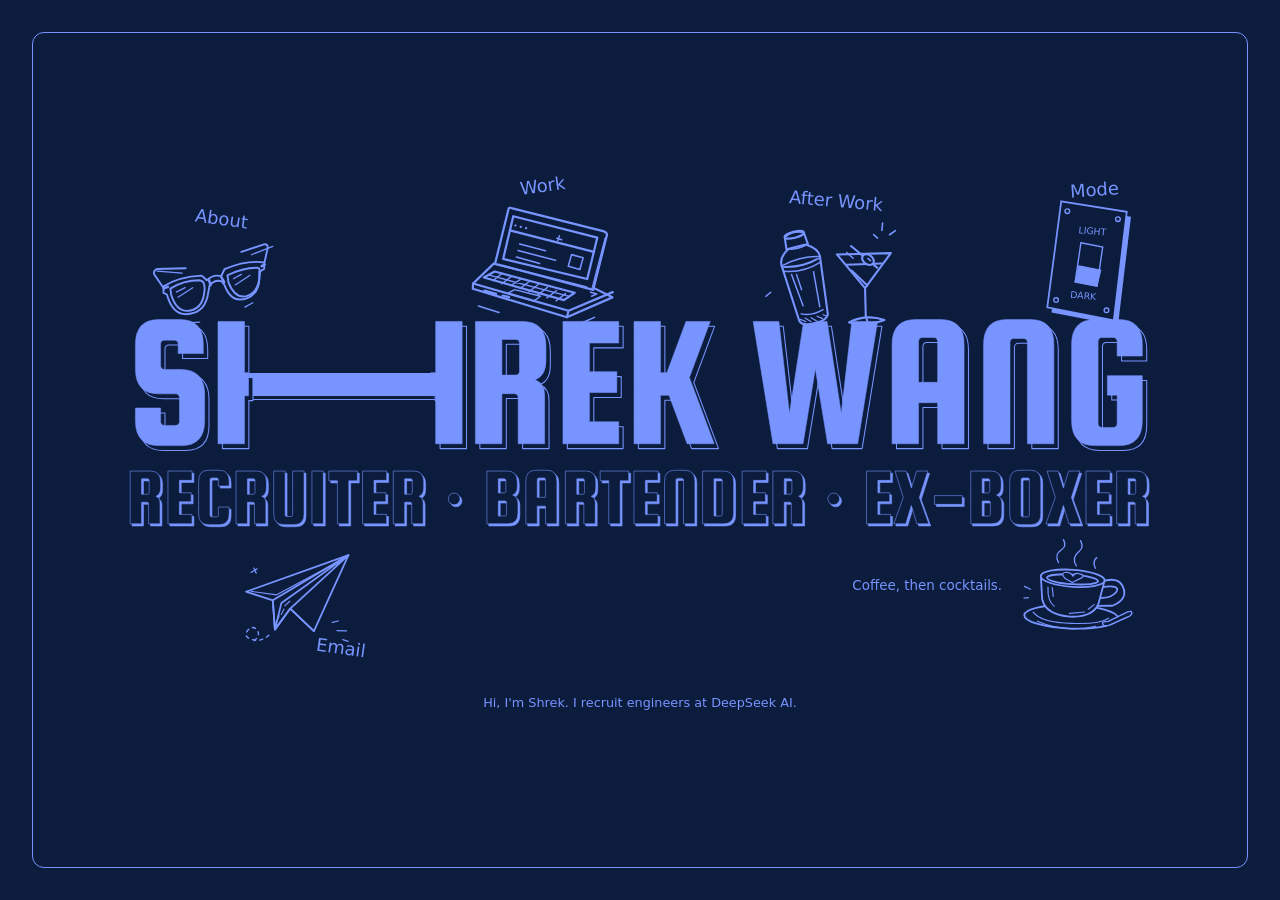
<file: index.html>
<!DOCTYPE html>
<html lang="en">
<head>
<meta charset="utf-8">
<meta name="viewport" content="width=device-width,initial-scale=1">
<title>Shrek Wang</title>
<meta name="description" content="Hi, I'm Shrek Wang: recruiter at DeepSeek AI, bartender, guitar player and former boxer.">
<meta name="theme-color" content="#0b1c3d">
<link rel="icon" href="assets/favicon.png">
<meta property="og:type" content="website">
<meta property="og:title" content="Shrek Wang">
<meta property="og:description" content="Hi, I'm Shrek Wang: recruiter at DeepSeek AI, bartender, guitar player and former boxer.">
<meta property="og:image" content="https://shrekwang-netizen.github.io/personal-site/assets/og.png?v=poster1">
<meta name="twitter:card" content="summary_large_image">
<meta name="twitter:image" content="https://shrekwang-netizen.github.io/personal-site/assets/og.png?v=poster1">
<script src="assets/theme-mode.js?v=clean1"></script>
<link rel="stylesheet" href="assets/theme.css?v=aiflow1">
<link rel="stylesheet" href="assets/home.css?v=clean1">
</head>
<body class="poster-home">
<a class="skip-link" href="#main">Skip to content</a>
<svg width="0" height="0" style="position:absolute;overflow:hidden" aria-hidden="true"><symbol id="glasses" viewBox="0 0 120 100">
    <g fill="none" stroke="currentColor" stroke-width="1.8" stroke-linecap="round" stroke-linejoin="round">
      <path d="M12 47 5 33Q4 29 8 28L35 31M108 39l6-16q1-4-3-4L89 23"/>
      <path d="m8 30 23 5m88-13-21 5" stroke-width="1.2"/>
      <path d="M12 45q15-7 37-5l4 5q7-5 14-2l4-6q22-6 38-1l-1 6-5 2q-1 20-15 23-15 3-19-15l-2-4q-6-3-12 2l-2 6q-5 18-20 18-16 1-19-21l-3-2Z" fill="var(--paper, #f4f1e7)"/>
      <path d="M18 48q13-6 28-4 5 1 4 8-3 18-16 19-13 1-16-17ZM73 43q16-5 29-3 3 1 1 7-3 16-15 18-11 1-15-15Z"/>
      <path d="m23 52 9-3m-8 8 15-7m39-3 8-3m-7 9 15-7" stroke-width="1.1"/>
      <path d="m12 47 4-1m90-7 3-1m-54 7 1 5m11-6 2 5" stroke-width="2.3"/>
      <path d="m28 82 13 1m44-8 8-3" stroke-width="1.2"/>
    </g>
  </symbol><symbol id="laptop" viewBox="0 0 120 100">
    <g fill="none" stroke="currentColor" stroke-width="1.7" stroke-linecap="round" stroke-linejoin="round">
      <path d="m20 53 76 14 16 7-34 17L5 73v-4Z" fill="var(--paper, #f4f1e7)"/>
      <path d="m5 69 74 17 33-16m-33 16-1 5m-64-17 9 2m5 1 5 1"/>
      <path d="m21 53 8-42q0-2 3-1l71 14q3 1 2 4l-8 41Z" fill="var(--paper, #f4f1e7)"/>
      <path d="m27 49 6-33 65 13-6 32Z"/>
      <path d="m31 27 65 13m-61-17 .1 0m4 .8 .1 0m4 .8 .1 0"/>
      <path d="m39 37 20 4m-21 1 29 6m-30-1 18 4m24-8 9 2-2 9-9-2Z" stroke-width="1.2"/>
      <path d="m68 33 1-4m-2 2 4 1" stroke-width="1.1"/>
      <path d="m21 59 62 13-8 6-62-14Z"/>
      <path d="m17 62 62 13m-52-15-7 6m14-4-7 6m14-4-7 5m14-4-7 6m14-4-7 6m14-4-7 6m14-4-7 6m14-4-7 6" stroke-width="1.05"/>
      <path d="m37 72 20 4-5 4-20-5Zm58-1 5 1-4 2" stroke-width="1.1"/>
      <path d="m104 29-8 39m-69-14 65 13" stroke-width=".9"/>
      <path d="m10 86 16 4m63 5 10-5" stroke-width="1.2"/>
    </g>
  </symbol><symbol id="shaker" viewBox="0 0 120 100">
    <g fill="none" stroke="currentColor" stroke-width="1.7" stroke-linecap="round" stroke-linejoin="round">
      <g transform="rotate(-10 38 53)">
        <path d="M22 38q16 5 32 0l-5 46q-1 5-12 5-11 0-12-5Z" fill="var(--paper, #f4f1e7)"/>
        <path d="M22 38q-1-8 9-13h14q10 6 9 13M29 25l1-10q8-4 16 0l1 10" fill="var(--paper, #f4f1e7)"/>
        <ellipse cx="38" cy="15" rx="8" ry="2.5"/>
        <path d="M23 37q15-4 30 0M23 42q15 5 30 0M30 25q8 3 17 0M28 79q8 4 18 1M28 46l3 27M32 47l1 13M46 48l-2 29" stroke-width="1.2"/>
        <path d="m26 83 4 3m0-3 4 4m1-3 4 4m1-4 4 3m1-3 3 2" stroke-width="1"/>
      </g>
      <path d="m65 34 44 2-23 27Z" fill="var(--paper, #f4f1e7)"/>
      <path d="m72 43 29 1m-25 4 12 13m-2 2-1 23m-14 4q14-6 29 0-14 4-29 0Zm14-4 1 4"/>
      <path d="m77 28 20 19"/>
      <ellipse cx="90" cy="40" rx="5.2" ry="3.8" transform="rotate(40 90 40)" fill="var(--paper, #f4f1e7)"/>
      <path d="m90 39 2 2m-14-3-5-5" stroke-width="1.2"/>
      <path d="m103 17 1-6m5 10 5-3m-15 5-3-3M9 61l-4 3" stroke-width="1.3"/>
    </g>
  </symbol><symbol id="boxing" viewBox="0 0 120 100">
    <g fill="none" stroke="currentColor" stroke-width="1.8" stroke-linecap="round" stroke-linejoin="round">
      <path d="M61 7Q41 14 36 40M61 7q18 9 24 31M60 7q-1 24-7 37" stroke-width="1.3"/>
      <path d="M37 39q-12-4-19 4-9 10-8 23 0 10 10 15l2 10 24-3-2-11q12-7 11-20-1-9-7-11-7-2-9 5-4-2-2-12Z" fill="var(--paper, #f4f1e7)"/>
      <path d="M37 39q-1 7 3 13-3 7 1 13m-21 16 24-4m-23 7 23-4m-21 7 19-3M16 66q-1-12 7-18 4-3 9-2M18 71l2 3m25-24q7 1 5 11" stroke-width="1.3"/>
      <path d="m27 79 1 6m4-7 1 6m4-7 1 6" stroke-width="1.1"/>
      <path d="M82 35q14-4 22 9 6 11 3 23-2 8-11 11l-3 12-24-6 4-11q-10-11-5-21 3-7 9-5 5 2 6 8 4-7-1-20Z" fill="var(--paper, #f4f1e7)"/>
      <path d="M82 35q6 10 1 20 1 5-2 10m-8 8 23 5m-24-1 23 5m-24-1 21 5M88 41q9 1 13 13m-1 13 2-5m-27-11q-5 3-3 9" stroke-width="1.3"/>
      <path d="m78 76-2 6m7-5-2 6m7-4-2 5M75 29l3 3m-45 1 3 1" stroke-width="1.1"/>
      <path d="m17 19-5-4m12 7-1-7m82 15 6-3" stroke-width="1.3"/>
    </g>
  </symbol><symbol id="vinyl" viewBox="0 0 120 100">
    <g fill="none" stroke="currentColor" stroke-width="1.6" stroke-linecap="round" stroke-linejoin="round">
      <circle cx="78" cy="46" r="33" fill="var(--paper, #f4f1e7)"/>
      <path d="M81 18a28 28 0 0 1 24 25M83 22a24 24 0 0 1 17 14M102 54a25 25 0 0 1-16 16M101 61a28 28 0 0 1-17 13M59 26a27 27 0 0 0-8 19" stroke-width="1.05"/>
      <circle cx="78" cy="46" r="12"/>
      <circle cx="78" cy="46" r="2.3" fill="currentColor" stroke="none"/>
      <path d="m75 38 7 1m-10 14 9 1" stroke-width="1.15"/>
      <path d="m10 29 58-7 9 65-59 7Z" fill="var(--paper, #f4f1e7)"/>
      <path d="m15 33 48-6 8 56-49 6Z" stroke-width=".95"/>
      <path d="m20 40 21-3m-20 7 32-4m-31 8 13-2" stroke-width="1.25"/>
      <path d="M28 78q-4-5 0-13 4-9 13-9 10 0 14 8 5 11-2 16M32 77q-3-9 3-14 7-5 12 1 5 7 1 14M36 75q-2-7 3-8 5-1 5 8"/>
      <path d="m23 84 31-4m2-.3 8-1M71 27l8 57" stroke-width=".95"/>
      <path d="m89 86 15-3m-5 9 8-2" stroke-width="1.2"/>
    </g>
  </symbol><symbol id="plane" viewBox="0 0 120 100">
    <g fill="none" stroke="currentColor" stroke-width="1.7" stroke-linecap="round" stroke-linejoin="round">
      <path d="M10 40 110 12 72 82 51 59 35 78 35 50Z" fill="var(--paper, #f4f1e7)"/>
      <path d="m35 50 75-38-59 47 21 23M35 78l16-19M35 50v28l8-25 67-41"/>
      <path d="m15 40 24 5 51-23m-44 34 5-4m-9 12 3-5m-8 12 3-6" stroke-width="1.05"/>
      <path d="M29 83q-8 6-16 3-9-3-4-9 5-5 9 0 4 6-6 12" stroke-width="1.3" stroke-dasharray="3 4"/>
      <path d="m90 75 6-1m-2 9 9 1m-4 8 5 2M19 18l2 5m-5-1 6-3" stroke-width="1.2"/>
    </g>
  </symbol><symbol id="coffee" viewBox="0 0 120 100">
    <g fill="none" stroke="currentColor" stroke-width="1.7" stroke-linecap="round" stroke-linejoin="round">
      <path d="M38 30q-5-7 1-12 5-4 1-10m15 23q-6-7 1-14 4-4 0-10m17 24q-4-6 0-10" stroke-width="1.25"/>
      <ellipse cx="56" cy="79" rx="44" ry="11" fill="var(--paper, #f4f1e7)" transform="rotate(-5 56 79)"/>
      <path d="M20 79q9 9 37 6 26-2 34-9M25 87q27 8 55-2" stroke-width="1.1"/>
      <path d="M80 43q14-7 20 1 8 12-7 20l-15 2 2-8q10 0 15-7 4-8-14-3Z" fill="var(--paper, #f4f1e7)"/>
      <path d="M23 44q28 9 60-3l-3 22q-3 14-25 16-23 1-28-13Z" fill="var(--paper, #f4f1e7)"/>
      <ellipse cx="53" cy="43" rx="30" ry="8" transform="rotate(-3 53 43)" fill="var(--paper, #f4f1e7)"/>
      <ellipse cx="53" cy="44" rx="24" ry="4.5" transform="rotate(-3 53 44)"/>
      <path d="M46 44q-6-5 1-6 4 0 6 3 1-4 6-3 7 1 0 5l-6 4Z" fill="var(--paper, #f4f1e7)" stroke-width="1.1"/>
      <path d="M31 54q1 13 8 17m-4-17 2 8m34 8 5-5m-3 8 4-3m-23 6 14-3" stroke-width="1.1"/>
      <path d="m91 79 17-11q4-2 4 1 0 2-4 4l-15 9q-6 3-7 0-1-2 5-3Z" fill="var(--paper, #f4f1e7)" stroke-width="1.35"/>
      <path d="m15 58-6-2m5 10-4 1" stroke-width="1.2"/>
    </g>
  </symbol></svg>
<main class="poster-frame" id="main" tabindex="-1">
 <div class="poster">
  <nav class="poster-nav" aria-label="Explore Shrek's world">
   <a class="doodle-link doodle-about" href="about.html"><span class="doodle-label">About</span><svg viewBox="0 0 120 100" aria-hidden="true"><use href="#glasses"/></svg></a>
<a class="doodle-link doodle-work" href="onclock.html"><span class="doodle-label">Work</span><svg viewBox="0 0 120 100" aria-hidden="true"><use href="#laptop"/></svg></a>
<a class="doodle-link doodle-play" href="offclock.html"><span class="doodle-label">After Work</span><svg viewBox="0 0 120 100" aria-hidden="true"><use href="#shaker"/></svg></a>
<button class="theme-control" type="button" data-theme-toggle aria-label="Switch to light mode" aria-pressed="false"><span class="doodle-label">Mode</span><svg viewBox="0 0 76 110" aria-hidden="true"><path d="M9 7 66 11 63 105 5 99Z" fill="currentColor"/><path d="M5 3 62 7 59 101 1 95Z" fill="var(--paper)" stroke="currentColor" stroke-width="1.5"/><g fill="none" stroke="currentColor" stroke-width="1.2"><circle cx="11" cy="11" r="2"/><circle cx="55" cy="14" r="2"/><circle cx="8" cy="88" r="2"/><circle cx="52" cy="93" r="2"/><path d="M25 37 44 39 42 73 23 71Z"/></g><text x="34" y="29" text-anchor="middle" font-size="8" font-family="system-ui" fill="currentColor">LIGHT</text><text x="31" y="85" text-anchor="middle" font-size="8" font-family="system-ui" fill="currentColor">DARK</text><path class="switch-knob" d="M25 57 44 59 42 73 23 71Z" fill="currentColor" stroke="currentColor"/></svg></button>
  </nav>
  <h1 class="poster-title" id="title" aria-label="Shrek Wang">
   <span class="name-art" aria-hidden="true"><svg class="letter-art solid-art" viewBox="0 0 75.79 112" style="--ratio:0.67668" aria-hidden="true"><defs><path id="glyph-s" d="M63.21483771251932 28.27511591962906H42.65842349304482V20.392581143740344Q42.65842349304482 19.156105100463677 41.80834621329212 18.228748068006183Q40.958268933539415 17.30139103554869 39.72179289026275 17.30139103554869H31.221020092735703Q29.984544049459043 17.30139103554869 29.134466769706336 18.228748068006183Q28.284389489953632 19.156105100463677 28.284389489953632 20.392581143740344V38.16692426584235Q28.284389489953632 39.403400309119014 29.134466769706336 40.33075734157651Q29.984544049459043 41.258114374034 31.221020092735703 41.258114374034H45.13137557959814Q64.2967542503864 41.56723338485317 64.2967542503864 61.65996908809892V83.14374034003092Q64.2967542503864 103.54559505409583 45.13137557959814 103.54559505409583H26.89335394126739Q7.727975270479134 103.54559505409583 7.727975270479134 83.14374034003092V72.78825347758887H28.284389489953632V83.91653786707883Q28.284389489953632 85.15301391035548 29.134466769706336 86.08037094281298Q29.984544049459043 87.00772797527048 31.221020092735703 87.00772797527048H40.80370942812983Q42.04018547140649 87.00772797527048 42.8902627511592 86.08037094281298Q43.7403400309119 85.15301391035548 43.7403400309119 83.91653786707883V64.28748068006183Q43.7403400309119 63.051004636785166 42.8902627511592 62.12364760432767Q42.04018547140649 61.19629057187017 40.80370942812983 61.19629057187017H26.89335394126739Q7.727975270479134 61.19629057187017 7.727975270479134 40.794435857805254V20.856259659969083Q7.727975270479134 0.454404945904173 26.89335394126739 0.454404945904173H44.04945904173107Q63.21483771251932 0.454404945904173 63.21483771251932 20.856259659969083Z"/></defs><use class="letter-back" href="#glyph-s" x="3.6" y="4"/><use class="letter-front" href="#glyph-s"/></svg><span class="stretch-h"><svg class="stretch-side" viewBox="0 0 24.64 112" preserveAspectRatio="none" aria-hidden="true"><path class="letter-back" transform="translate(3.6 4)" d="M0 2H21.64V43.89H25V62.75H21.64V102H0Z"/><path class="letter-front" d="M0 2H21.64V43.89H25V62.75H21.64V102H0Z"/></svg><span class="stretch-middle"></span><svg class="stretch-side" viewBox="0 0 24.64 112" preserveAspectRatio="none" aria-hidden="true"><path class="letter-back" transform="translate(3.6 4)" d="M-1 43.89H3V2H24.64V102H3V62.75H-1Z"/><path class="letter-front" d="M-1 43.89H3V2H24.64V102H3V62.75H-1Z"/></svg></span><svg class="letter-art solid-art" viewBox="0 0 207.63 112" style="--ratio:1.85382" aria-hidden="true"><defs><path id="glyph-rek" d="M29.36630602782071 61.041731066460585V102.0H7.727975270479134V2.0H46.21329211746522Q65.37867078825347 2.0 65.37867078825347 22.40185471406491V33.99381761978361Q65.37867078825347 46.358578052550236 56.568778979907265 49.75888717156105Q64.2967542503864 52.54095826893354 64.2967542503864 62.43276661514683V102.0H42.65842349304482V64.13292117465224Q42.65842349304482 61.041731066460585 39.72179289026275 61.041731066460585ZM29.36630602782071 16.683153013910356V45.89489953632148H40.80370942812983Q42.04018547140649 45.89489953632148 42.8902627511592 44.96754250386399Q43.7403400309119 44.040185471406495 43.7403400309119 42.80370942812983V19.77434312210201Q43.7403400309119 18.537867078825343 42.8902627511592 17.61051004636785Q42.04018547140649 16.683153013910356 40.80370942812983 16.683153013910356ZM100.9273570324575 84.07109737248841H124.8840803709428V102.0H79.28902627511592V2.0H124.8840803709428V19.61978361669243H100.9273570324575V43.112828438948995H123.33848531684697V60.11437403400309H100.9273570324575ZM199.6908809891808 2.0 182.68933539412674 47.90417310664606 202.93663060278206 102.0H180.83462132921176L165.9969088098918 62.43276661514683H159.04173106646058V102.0H137.403400309119V2.0H159.04173106646058V43.88562596599691H164.29675425038639L179.90726429675425 2.0Z"/></defs><use class="letter-back" href="#glyph-rek" x="3.6" y="4"/><use class="letter-front" href="#glyph-rek"/></svg><span class="word-space"></span><svg class="letter-art solid-art" viewBox="0 0 330.81 112" style="--ratio:2.95367" aria-hidden="true"><defs><path id="glyph-wang" d="M44.667697063369395 2.0H63.83307573415765L75.42503863987635 77.27047913446677L84.08037094281298 2.0H105.10046367851622L88.87171561051005 102.0H64.2967542503864L54.250386398763524 40.639876352395675L44.20401854714065 102.0H19.629057187017L3.400309119010819 2.0H24.420401854714065L33.07573415765069 77.27047913446677ZM156.72333848531684 0.454404945904173Q175.8887171561051 0.454404945904173 175.8887171561051 20.856259659969083V102.0H154.2503863987635V68.46058732612056H138.63987635239567V102.0H117.0015455950541V20.856259659969083Q117.0015455950541 0.454404945904173 136.16692426584234 0.454404945904173ZM138.63987635239567 51.76816074188563H154.2503863987635V18.228748068006183Q154.2503863987635 16.992272024729516 153.4003091190108 16.064914992272023Q152.55023183925812 15.13755795981453 151.31375579598145 15.13755795981453H141.57650695517773Q140.34003091190107 15.13755795981453 139.48995363214837 16.064914992272023Q138.63987635239567 16.992272024729516 138.63987635239567 18.228748068006183ZM249.3044822256569 102.0H227.66615146831532V19.001545595054097Q227.66615146831532 17.76506955177743 226.8160741885626 16.837712519319936Q225.9659969088099 15.910355486862443 224.72952086553323 15.910355486862443H216.38330757341578Q215.1468315301391 15.910355486862443 214.2967542503864 16.837712519319936Q213.4466769706337 17.76506955177743 213.4466769706337 19.001545595054097V102.0H191.8083462132921V20.856259659969083Q191.8083462132921 0.454404945904173 210.97372488408038 0.454404945904173H230.13910355486863Q249.3044822256569 0.454404945904173 249.3044822256569 20.856259659969083ZM293.0448222565688 62.27820710973725V46.358578052550236H321.6383307573416V83.14374034003092Q321.6383307573416 103.54559505409583 302.47295208655333 103.54559505409583H282.9984544049459Q263.83307573415766 103.54559505409583 263.83307573415766 83.14374034003092V20.856259659969083Q263.83307573415766 0.454404945904173 282.9984544049459 0.454404945904173H302.47295208655333Q321.6383307573416 0.454404945904173 321.6383307573416 20.856259659969083V30.28438948995364H301.0819165378671V18.228748068006183Q301.0819165378671 16.992272024729516 300.2318392581144 16.064914992272023Q299.3817619783617 15.13755795981453 298.145285935085 15.13755795981453H288.4080370942813Q287.17156105100463 15.13755795981453 286.3214837712519 16.064914992272023Q285.47140649149924 16.992272024729516 285.47140649149924 18.228748068006183V85.61669242658424Q285.47140649149924 86.85316846986089 286.3214837712519 87.7805255023184Q287.17156105100463 88.70788253477589 288.4080370942813 88.70788253477589H298.145285935085Q299.3817619783617 88.70788253477589 300.2318392581144 87.7805255023184Q301.0819165378671 86.85316846986089 301.0819165378671 85.61669242658424V62.27820710973725Z"/></defs><use class="letter-back" href="#glyph-wang" x="3.6" y="4"/><use class="letter-front" href="#glyph-wang"/></svg></span>
   <span class="name-live" aria-hidden="true">Shrek Wang</span>
  </h1>
  <div class="poster-tagline" data-artwork-text="Recruiter · Bartender · Ex-boxer">
   <span class="sr-only" id="home-tagline">Recruiter · Bartender · Ex-boxer</span>
   <svg class="letter-art outline-art" viewBox="0 0 1944.88 112" style="--ratio:17.36497" aria-hidden="true"><defs><path id="glyph-tagline" d="M29.36630602782071 61.041731066460585V102.0H7.727975270479134V2.0H46.21329211746522Q65.37867078825347 2.0 65.37867078825347 22.40185471406491V33.99381761978361Q65.37867078825347 46.358578052550236 56.568778979907265 49.75888717156105Q64.2967542503864 52.54095826893354 64.2967542503864 62.43276661514683V102.0H42.65842349304482V64.13292117465224Q42.65842349304482 61.041731066460585 39.72179289026275 61.041731066460585ZM29.36630602782071 16.683153013910356V45.89489953632148H40.80370942812983Q42.04018547140649 45.89489953632148 42.8902627511592 44.96754250386399Q43.7403400309119 44.040185471406495 43.7403400309119 42.80370942812983V19.77434312210201Q43.7403400309119 18.537867078825343 42.8902627511592 17.61051004636785Q42.04018547140649 16.683153013910356 40.80370942812983 16.683153013910356ZM100.9273570324575 84.07109737248841H124.8840803709428V102.0H79.28902627511592V2.0H124.8840803709428V19.61978361669243H100.9273570324575V43.112828438948995H123.33848531684697V60.11437403400309H100.9273570324575ZM174.65224111282845 85.61669242658424V70.16074188562597H195.20865533230292V83.14374034003092Q195.20865533230292 103.54559505409583 176.04327666151468 103.54559505409583H156.56877897990725Q137.403400309119 103.54559505409583 137.403400309119 83.14374034003092V20.856259659969083Q137.403400309119 0.454404945904173 156.56877897990725 0.454404945904173H176.04327666151468Q195.20865533230292 0.454404945904173 195.20865533230292 20.856259659969083V30.28438948995364H174.65224111282845V18.228748068006183Q174.65224111282845 16.992272024729516 173.80216383307572 16.064914992272023Q172.95208655332303 15.13755795981453 171.71561051004636 15.13755795981453H161.97836166924264Q160.741885625966 15.13755795981453 159.89180834621328 16.064914992272023Q159.04173106646058 16.992272024729516 159.04173106646058 18.228748068006183V85.61669242658424Q159.04173106646058 86.85316846986089 159.89180834621328 87.7805255023184Q160.741885625966 88.70788253477589 161.97836166924264 88.70788253477589H171.71561051004636Q172.95208655332303 88.70788253477589 173.80216383307572 87.7805255023184Q174.65224111282845 86.85316846986089 174.65224111282845 85.61669242658424ZM229.82998454404947 61.041731066460585V102.0H208.1916537867079V2.0H246.67697063369397Q265.84234930448224 2.0 265.84234930448224 22.40185471406491V33.99381761978361Q265.84234930448224 46.358578052550236 257.03245749613603 49.75888717156105Q264.76043276661517 52.54095826893354 264.76043276661517 62.43276661514683V102.0H243.1221020092736V64.13292117465224Q243.1221020092736 61.041731066460585 240.1854714064915 61.041731066460585ZM229.82998454404947 16.683153013910356V45.89489953632148H241.26738794435857Q242.50386398763524 45.89489953632148 243.35394126738794 44.96754250386399Q244.20401854714066 44.040185471406495 244.20401854714066 42.80370942812983V19.77434312210201Q244.20401854714066 18.537867078825343 243.35394126738794 17.61051004636785Q242.50386398763524 16.683153013910356 241.26738794435857 16.683153013910356ZM315.45595054095827 2.0H337.09428129829985V83.14374034003092Q337.09428129829985 103.54559505409583 317.9289026275116 103.54559505409583H298.76352395672336Q279.5981452859351 103.54559505409583 279.5981452859351 83.14374034003092V2.0H301.2364760432767V84.9984544049459Q301.2364760432767 86.23493044822257 302.0865533230294 87.16228748068006Q302.9366306027821 88.08964451313756 304.1731066460587 88.08964451313756H312.5193199381762Q313.7557959814529 88.08964451313756 314.6058732612056 87.16228748068006Q315.45595054095827 86.23493044822257 315.45595054095827 84.9984544049459ZM373.5703245749614 2.0V102.0H351.9319938176198V2.0ZM383.9258114374034 20.392581143740344V2.0H438.02163833075736V20.392581143740344H421.79289026275114V102.0H400.15455950540957V20.392581143740344ZM469.5517774343122 84.07109737248841H493.5085007727975V102.0H447.91344667697064V2.0H493.5085007727975V19.61978361669243H469.5517774343122V43.112828438948995H491.9629057187017V60.11437403400309H469.5517774343122ZM527.6661514683153 61.041731066460585V102.0H506.02782071097374V2.0H544.5131375579598Q563.6785162287481 2.0 563.6785162287481 22.40185471406491V33.99381761978361Q563.6785162287481 46.358578052550236 554.8686244204018 49.75888717156105Q562.596599690881 52.54095826893354 562.596599690881 62.43276661514683V102.0H540.9582689335394V64.13292117465224Q540.9582689335394 61.041731066460585 538.0216383307574 61.041731066460585ZM527.6661514683153 16.683153013910356V45.89489953632148H539.1035548686244Q540.3400309119011 45.89489953632148 541.1901081916537 44.96754250386399Q542.0401854714065 44.040185471406495 542.0401854714065 42.80370942812983V19.77434312210201Q542.0401854714065 18.537867078825343 541.1901081916537 17.61051004636785Q540.3400309119011 16.683153013910356 539.1035548686244 16.683153013910356ZM610.2009273570325 54.7047913446677Q610.2009273570325 50.068006182380216 613.4466769706337 46.82225656877898Q616.6924265842349 43.57650695517774 621.3292117465223 43.57650695517774Q625.9659969088099 43.57650695517774 629.2117465224111 46.82225656877898Q632.4574961360123 50.068006182380216 632.4574961360123 54.7047913446677Q632.4574961360123 59.34157650695518 629.2117465224111 62.58732612055642Q625.9659969088099 65.83307573415766 621.3292117465223 65.83307573415766Q616.6924265842349 65.83307573415766 613.4466769706337 62.58732612055642Q610.2009273570325 59.34157650695518 610.2009273570325 54.7047913446677ZM732.1483771251932 47.28593508500773Q742.1947449768161 50.84080370942813 742.1947449768161 63.66924265842349V81.59814528593509Q742.1947449768161 102.0 723.0293663060278 102.0H683.307573415765V2.0H721.7928902627511Q740.9582689335393 2.0 740.9582689335393 22.40185471406491V31.520865533230292Q740.9582689335393 43.88562596599691 732.1483771251932 47.28593508500773ZM716.3833075734158 16.683153013910356H704.9459041731066V43.42194744976816H716.3833075734158Q717.6197836166924 43.42194744976816 718.4698608964451 42.49459041731066Q719.3199381761978 41.56723338485317 719.3199381761978 40.33075734157651V19.77434312210201Q719.3199381761978 18.537867078825343 718.4698608964451 17.61051004636785Q717.6197836166924 16.683153013910356 716.3833075734158 16.683153013910356ZM720.5564142194745 84.07109737248841V61.65996908809892Q720.5564142194745 60.42349304482226 719.7063369397217 59.49613601236476Q718.856259659969 58.568778979907265 717.6197836166924 58.568778979907265H704.9459041731066V87.16228748068006H717.6197836166924Q718.856259659969 87.16228748068006 719.7063369397217 86.23493044822257Q720.5564142194745 85.30757341576506 720.5564142194745 84.07109737248841ZM796.7542503863987 0.454404945904173Q815.919629057187 0.454404945904173 815.919629057187 20.856259659969083V102.0H794.2812982998454V68.46058732612056H778.6707882534774V102.0H757.0324574961359V20.856259659969083Q757.0324574961359 0.454404945904173 776.1978361669242 0.454404945904173ZM778.6707882534774 51.76816074188563H794.2812982998454V18.228748068006183Q794.2812982998454 16.992272024729516 793.4312210200926 16.064914992272023Q792.5811437403399 15.13755795981453 791.3446676970633 15.13755795981453H781.6074188562595Q780.3709428129829 15.13755795981453 779.5208655332301 16.064914992272023Q778.6707882534774 16.992272024729516 778.6707882534774 18.228748068006183ZM853.6321483771251 61.041731066460585V102.0H831.9938176197835V2.0H870.4791344667697Q889.6445131375579 2.0 889.6445131375579 22.40185471406491V33.99381761978361Q889.6445131375579 46.358578052550236 880.8346213292117 49.75888717156105Q888.5625965996908 52.54095826893354 888.5625965996908 62.43276661514683V102.0H866.9242658423492V64.13292117465224Q866.9242658423492 61.041731066460585 863.9876352395672 61.041731066460585ZM853.6321483771251 16.683153013910356V45.89489953632148H865.0695517774343Q866.3060278207109 45.89489953632148 867.1561051004636 44.96754250386399Q868.0061823802163 44.040185471406495 868.0061823802163 42.80370942812983V19.77434312210201Q868.0061823802163 18.537867078825343 867.1561051004636 17.61051004636785Q866.3060278207109 16.683153013910356 865.0695517774343 16.683153013910356ZM897.8361669242657 20.392581143740344V2.0H951.9319938176196V20.392581143740344H935.7032457496135V102.0H914.064914992272V20.392581143740344ZM983.4621329211745 84.07109737248841H1007.41885625966V102.0H961.823802163833V2.0H1007.41885625966V19.61978361669243H983.4621329211745V43.112828438948995H1005.8732612055641V60.11437403400309H983.4621329211745ZM1077.2797527047912 102.0H1055.6414219474498V19.001545595054097Q1055.6414219474498 17.76506955177743 1054.791344667697 16.837712519319936Q1053.9412673879442 15.910355486862443 1052.7047913446677 15.910355486862443H1044.3585780525502Q1043.1221020092735 15.910355486862443 1042.2720247295208 16.837712519319936Q1041.4219474497681 17.76506955177743 1041.4219474497681 19.001545595054097V102.0H1019.7836166924264V20.856259659969083Q1019.7836166924264 0.454404945904173 1038.9489953632146 0.454404945904173H1058.114374034003Q1077.2797527047912 0.454404945904173 1077.2797527047912 20.856259659969083ZM1131.5301391035546 2.0Q1150.695517774343 2.0 1150.695517774343 22.40185471406491V81.59814528593509Q1150.695517774343 102.0 1131.5301391035546 102.0H1091.808346213292V2.0ZM1129.0571870170013 84.07109737248841V19.77434312210201Q1129.0571870170013 18.537867078825343 1128.2071097372486 17.61051004636785Q1127.357032457496 16.683153013910356 1126.1205564142192 16.683153013910356H1113.4466769706335V87.16228748068006H1126.1205564142192Q1127.357032457496 87.16228748068006 1128.2071097372486 86.23493044822257Q1129.0571870170013 85.30757341576506 1129.0571870170013 84.07109737248841ZM1188.408037094281 84.07109737248841H1212.3647604327664V102.0H1166.7697063369396V2.0H1212.3647604327664V19.61978361669243H1188.408037094281V43.112828438948995H1210.8191653786707V60.11437403400309H1188.408037094281ZM1246.5224111282841 61.041731066460585V102.0H1224.8840803709427V2.0H1263.3693972179287Q1282.534775888717 2.0 1282.534775888717 22.40185471406491V33.99381761978361Q1282.534775888717 46.358578052550236 1273.7248840803707 49.75888717156105Q1281.4528593508498 52.54095826893354 1281.4528593508498 62.43276661514683V102.0H1259.8145285935084V64.13292117465224Q1259.8145285935084 61.041731066460585 1256.8778979907263 61.041731066460585ZM1246.5224111282841 16.683153013910356V45.89489953632148H1257.9598145285934Q1259.19629057187 45.89489953632148 1260.0463678516226 44.96754250386399Q1260.8964451313755 44.040185471406495 1260.8964451313755 42.80370942812983V19.77434312210201Q1260.8964451313755 18.537867078825343 1260.0463678516226 17.61051004636785Q1259.19629057187 16.683153013910356 1257.9598145285934 16.683153013910356ZM1329.0571870170013 54.7047913446677Q1329.0571870170013 50.068006182380216 1332.3029366306025 46.82225656877898Q1335.5486862442037 43.57650695517774 1340.1854714064912 43.57650695517774Q1344.8222565687788 43.57650695517774 1348.06800618238 46.82225656877898Q1351.3137557959813 50.068006182380216 1351.3137557959813 54.7047913446677Q1351.3137557959813 59.34157650695518 1348.06800618238 62.58732612055642Q1344.8222565687788 65.83307573415766 1340.1854714064912 65.83307573415766Q1335.5486862442037 65.83307573415766 1332.3029366306025 62.58732612055642Q1329.0571870170013 59.34157650695518 1329.0571870170013 54.7047913446677ZM1423.8021638330754 84.07109737248841H1447.7588871715607V102.0H1402.163833075734V2.0H1447.7588871715607V19.61978361669243H1423.8021638330754V43.112828438948995H1446.213292117465V60.11437403400309H1423.8021638330754ZM1518.2380216383303 2.0 1502.3183925811434 51.92272024729521 1520.247295208655 102.0H1497.681607418856L1487.1715610510043 67.06955177743431L1476.6615146831527 102.0H1453.941267387944L1471.8701700154556 51.92272024729521L1456.2596599690878 2.0H1477.279752704791L1487.1715610510043 34.30293663060279L1497.0633693972177 2.0ZM1583.6166924265838 48.52241112828439V65.06027820710975H1530.911901081916V48.52241112828439ZM1648.5316846986084 47.28593508500773Q1658.5780525502314 50.84080370942813 1658.5780525502314 63.66924265842349V81.59814528593509Q1658.5780525502314 102.0 1639.412673879443 102.0H1599.6908809891804V2.0H1638.1761978361665Q1657.3415765069547 2.0 1657.3415765069547 22.40185471406491V31.520865533230292Q1657.3415765069547 43.88562596599691 1648.5316846986084 47.28593508500773ZM1632.766615146831 16.683153013910356H1621.3292117465219V43.42194744976816H1632.766615146831Q1634.0030911901076 43.42194744976816 1634.8531684698605 42.49459041731066Q1635.7032457496132 41.56723338485317 1635.7032457496132 40.33075734157651V19.77434312210201Q1635.7032457496132 18.537867078825343 1634.8531684698605 17.61051004636785Q1634.0030911901076 16.683153013910356 1632.766615146831 16.683153013910356ZM1636.9397217928897 84.07109737248841V61.65996908809892Q1636.9397217928897 60.42349304482226 1636.089644513137 59.49613601236476Q1635.2395672333844 58.568778979907265 1634.0030911901076 58.568778979907265H1621.3292117465219V87.16228748068006H1634.0030911901076Q1635.2395672333844 87.16228748068006 1636.089644513137 86.23493044822257Q1636.9397217928897 85.30757341576506 1636.9397217928897 84.07109737248841ZM1732.3029366306023 20.856259659969083V83.14374034003092Q1732.3029366306023 103.54559505409583 1713.1375579598139 103.54559505409583H1692.5811437403395Q1673.4157650695513 103.54559505409583 1673.4157650695513 83.14374034003092V20.856259659969083Q1673.4157650695513 0.454404945904173 1692.5811437403395 0.454404945904173H1713.1375579598139Q1732.3029366306023 0.454404945904173 1732.3029366306023 20.856259659969083ZM1710.6646058732606 85.61669242658424V18.228748068006183Q1710.6646058732606 16.992272024729516 1709.814528593508 16.064914992272023Q1708.9644513137553 15.13755795981453 1707.7279752704785 15.13755795981453H1697.9907264296749Q1696.7542503863983 15.13755795981453 1695.9041731066454 16.064914992272023Q1695.0540958268928 16.992272024729516 1695.0540958268928 18.228748068006183V85.61669242658424Q1695.0540958268928 86.85316846986089 1695.9041731066454 87.7805255023184Q1696.7542503863983 88.70788253477589 1697.9907264296749 88.70788253477589H1707.7279752704785Q1708.9644513137553 88.70788253477589 1709.814528593508 87.7805255023184Q1710.6646058732606 86.85316846986089 1710.6646058732606 85.61669242658424ZM1806.1823802163826 2.0 1790.2627511591957 51.92272024729521 1808.1916537867073 102.0H1785.6259659969082L1775.1159196290566 67.06955177743431L1764.605873261205 102.0H1741.8856259659963L1759.814528593508 51.92272024729521L1744.20401854714 2.0H1765.2241112828433L1775.1159196290566 34.30293663060279L1785.00772797527 2.0ZM1839.5672333848524 84.07109737248841H1863.5239567233377V102.0H1817.928902627511V2.0H1863.5239567233377V19.61978361669243H1839.5672333848524V43.112828438948995H1861.978361669242V60.11437403400309H1839.5672333848524ZM1897.6816074188555 61.041731066460585V102.0H1876.043276661514V2.0H1914.5285935085Q1933.6939721792883 2.0 1933.6939721792883 22.40185471406491V33.99381761978361Q1933.6939721792883 46.358578052550236 1924.884080370942 49.75888717156105Q1932.6120556414212 52.54095826893354 1932.6120556414212 62.43276661514683V102.0H1910.9737248840797V64.13292117465224Q1910.9737248840797 61.041731066460585 1908.0370942812976 61.041731066460585ZM1897.6816074188555 16.683153013910356V45.89489953632148H1909.1190108191647Q1910.3554868624412 45.89489953632148 1911.205564142194 44.96754250386399Q1912.0556414219468 44.040185471406495 1912.0556414219468 42.80370942812983V19.77434312210201Q1912.0556414219468 18.537867078825343 1911.205564142194 17.61051004636785Q1910.3554868624412 16.683153013910356 1909.1190108191647 16.683153013910356Z"/></defs><use class="letter-back" href="#glyph-tagline" x="3.6" y="4"/><use class="letter-front" href="#glyph-tagline"/></svg>
   <span class="tagline-live" aria-hidden="true"></span>
  </div>
  <div class="poster-contact">
   <a class="doodle-link doodle-email" href="mailto:ziwangshrek@deepseek.com" aria-label="Email Shrek"><svg viewBox="0 0 120 100" aria-hidden="true"><use href="#plane"/></svg><span class="doodle-label">Email</span></a>
   <div class="powered"><p>Coffee, then cocktails.</p><a class="doodle-link doodle-coffee" href="offclock.html#drinks" aria-label="Explore the cocktail notebook"><svg viewBox="0 0 120 100" aria-hidden="true"><use href="#coffee"/></svg></a></div>
  </div>
  <p class="poster-colophon" id="home-intro">Hi, I'm Shrek. I recruit engineers at DeepSeek AI.</p>
 </div>
</main>
<script src="data.js?v=copy2"></script>
<script src="assets/app.js?v=copy2"></script>
<script src="assets/home.js?v=clean1"></script>
</body>
</html>
</file>
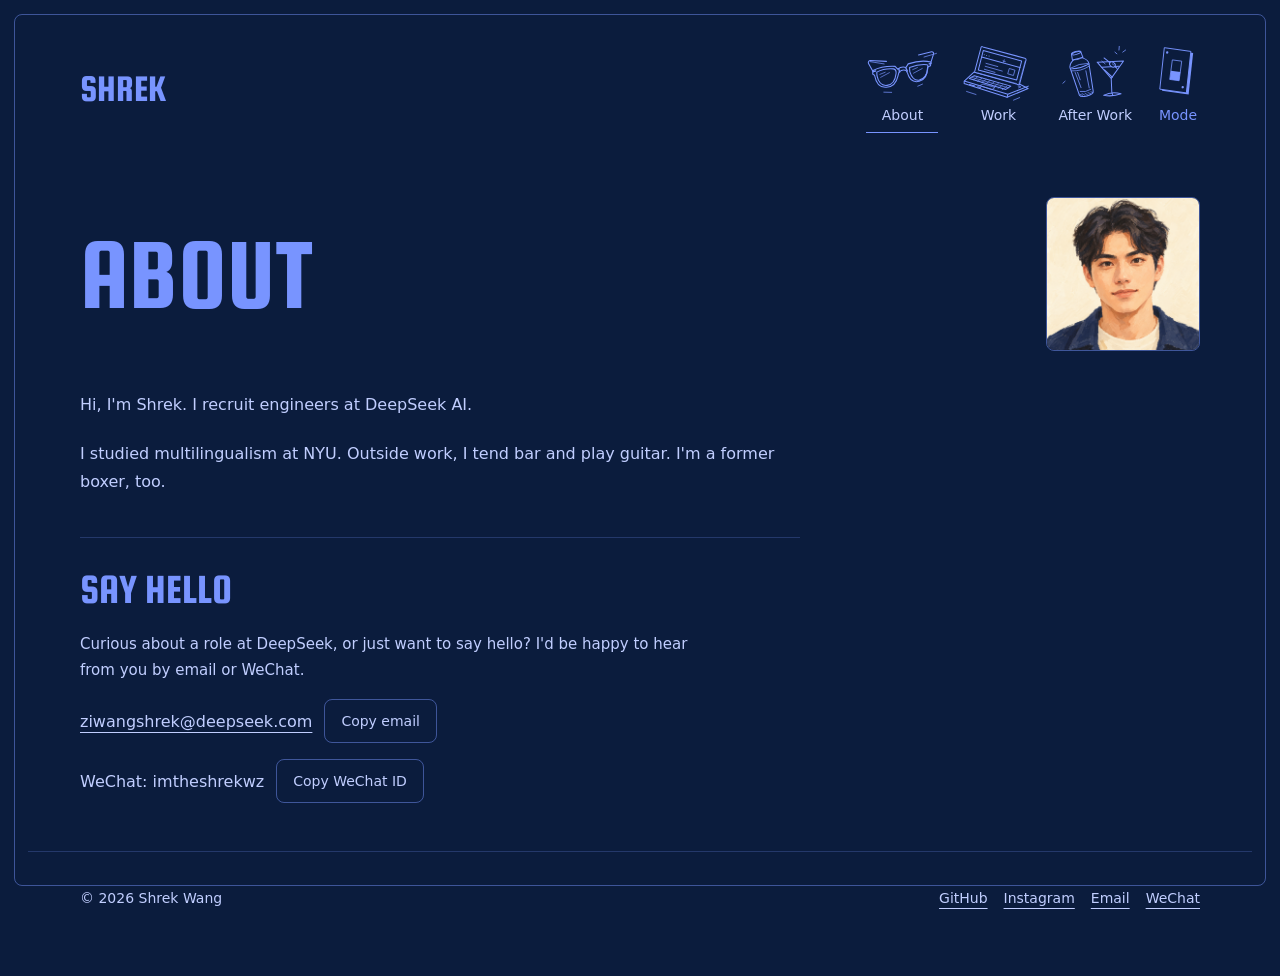
<file: about.html>
<!DOCTYPE html>
<html lang="en">
<head>
<meta charset="UTF-8">
<meta name="viewport" content="width=device-width, initial-scale=1">
<link rel="canonical" href="https://shrekwang-netizen.github.io/personal-site/about.html">
<link rel="icon" href="assets/favicon.png">
<meta property="og:type" content="website">
<meta property="og:title" content="About · Shrek Wang">
<meta property="og:description" content="Meet Shrek Wang, a recruiter at DeepSeek AI, bartender, guitar player and former boxer.">
<meta property="og:image" content="https://shrekwang-netizen.github.io/personal-site/assets/og.png?v=poster1">
<meta name="twitter:card" content="summary_large_image">
<meta name="twitter:image" content="https://shrekwang-netizen.github.io/personal-site/assets/og.png?v=poster1">

<title>About · Shrek Wang</title>
<meta name="description" content="Meet Shrek Wang, a recruiter at DeepSeek AI, bartender, guitar player and former boxer.">
<script src="assets/theme-mode.js?v=clean1"></script>
<link rel="stylesheet" href="assets/theme.css?v=aiflow1">
</head>
<body>
<a class="skip-link" href="#main">Skip to content</a>

<svg width="0" height="0" style="position:absolute;overflow:hidden" aria-hidden="true"><symbol id="glasses" viewBox="0 0 120 100">
    <g fill="none" stroke="currentColor" stroke-width="1.8" stroke-linecap="round" stroke-linejoin="round">
      <path d="M12 47 5 33Q4 29 8 28L35 31M108 39l6-16q1-4-3-4L89 23"/>
      <path d="m8 30 23 5m88-13-21 5" stroke-width="1.2"/>
      <path d="M12 45q15-7 37-5l4 5q7-5 14-2l4-6q22-6 38-1l-1 6-5 2q-1 20-15 23-15 3-19-15l-2-4q-6-3-12 2l-2 6q-5 18-20 18-16 1-19-21l-3-2Z" fill="var(--paper, #f4f1e7)"/>
      <path d="M18 48q13-6 28-4 5 1 4 8-3 18-16 19-13 1-16-17ZM73 43q16-5 29-3 3 1 1 7-3 16-15 18-11 1-15-15Z"/>
      <path d="m23 52 9-3m-8 8 15-7m39-3 8-3m-7 9 15-7" stroke-width="1.1"/>
      <path d="m12 47 4-1m90-7 3-1m-54 7 1 5m11-6 2 5" stroke-width="2.3"/>
      <path d="m28 82 13 1m44-8 8-3" stroke-width="1.2"/>
    </g>
  </symbol><symbol id="laptop" viewBox="0 0 120 100">
    <g fill="none" stroke="currentColor" stroke-width="1.7" stroke-linecap="round" stroke-linejoin="round">
      <path d="m20 53 76 14 16 7-34 17L5 73v-4Z" fill="var(--paper, #f4f1e7)"/>
      <path d="m5 69 74 17 33-16m-33 16-1 5m-64-17 9 2m5 1 5 1"/>
      <path d="m21 53 8-42q0-2 3-1l71 14q3 1 2 4l-8 41Z" fill="var(--paper, #f4f1e7)"/>
      <path d="m27 49 6-33 65 13-6 32Z"/>
      <path d="m31 27 65 13m-61-17 .1 0m4 .8 .1 0m4 .8 .1 0"/>
      <path d="m39 37 20 4m-21 1 29 6m-30-1 18 4m24-8 9 2-2 9-9-2Z" stroke-width="1.2"/>
      <path d="m68 33 1-4m-2 2 4 1" stroke-width="1.1"/>
      <path d="m21 59 62 13-8 6-62-14Z"/>
      <path d="m17 62 62 13m-52-15-7 6m14-4-7 6m14-4-7 5m14-4-7 6m14-4-7 6m14-4-7 6m14-4-7 6m14-4-7 6" stroke-width="1.05"/>
      <path d="m37 72 20 4-5 4-20-5Zm58-1 5 1-4 2" stroke-width="1.1"/>
      <path d="m104 29-8 39m-69-14 65 13" stroke-width=".9"/>
      <path d="m10 86 16 4m63 5 10-5" stroke-width="1.2"/>
    </g>
  </symbol><symbol id="shaker" viewBox="0 0 120 100">
    <g fill="none" stroke="currentColor" stroke-width="1.7" stroke-linecap="round" stroke-linejoin="round">
      <g transform="rotate(-10 38 53)">
        <path d="M22 38q16 5 32 0l-5 46q-1 5-12 5-11 0-12-5Z" fill="var(--paper, #f4f1e7)"/>
        <path d="M22 38q-1-8 9-13h14q10 6 9 13M29 25l1-10q8-4 16 0l1 10" fill="var(--paper, #f4f1e7)"/>
        <ellipse cx="38" cy="15" rx="8" ry="2.5"/>
        <path d="M23 37q15-4 30 0M23 42q15 5 30 0M30 25q8 3 17 0M28 79q8 4 18 1M28 46l3 27M32 47l1 13M46 48l-2 29" stroke-width="1.2"/>
        <path d="m26 83 4 3m0-3 4 4m1-3 4 4m1-4 4 3m1-3 3 2" stroke-width="1"/>
      </g>
      <path d="m65 34 44 2-23 27Z" fill="var(--paper, #f4f1e7)"/>
      <path d="m72 43 29 1m-25 4 12 13m-2 2-1 23m-14 4q14-6 29 0-14 4-29 0Zm14-4 1 4"/>
      <path d="m77 28 20 19"/>
      <ellipse cx="90" cy="40" rx="5.2" ry="3.8" transform="rotate(40 90 40)" fill="var(--paper, #f4f1e7)"/>
      <path d="m90 39 2 2m-14-3-5-5" stroke-width="1.2"/>
      <path d="m103 17 1-6m5 10 5-3m-15 5-3-3M9 61l-4 3" stroke-width="1.3"/>
    </g>
  </symbol><symbol id="boxing" viewBox="0 0 120 100">
    <g fill="none" stroke="currentColor" stroke-width="1.8" stroke-linecap="round" stroke-linejoin="round">
      <path d="M61 7Q41 14 36 40M61 7q18 9 24 31M60 7q-1 24-7 37" stroke-width="1.3"/>
      <path d="M37 39q-12-4-19 4-9 10-8 23 0 10 10 15l2 10 24-3-2-11q12-7 11-20-1-9-7-11-7-2-9 5-4-2-2-12Z" fill="var(--paper, #f4f1e7)"/>
      <path d="M37 39q-1 7 3 13-3 7 1 13m-21 16 24-4m-23 7 23-4m-21 7 19-3M16 66q-1-12 7-18 4-3 9-2M18 71l2 3m25-24q7 1 5 11" stroke-width="1.3"/>
      <path d="m27 79 1 6m4-7 1 6m4-7 1 6" stroke-width="1.1"/>
      <path d="M82 35q14-4 22 9 6 11 3 23-2 8-11 11l-3 12-24-6 4-11q-10-11-5-21 3-7 9-5 5 2 6 8 4-7-1-20Z" fill="var(--paper, #f4f1e7)"/>
      <path d="M82 35q6 10 1 20 1 5-2 10m-8 8 23 5m-24-1 23 5m-24-1 21 5M88 41q9 1 13 13m-1 13 2-5m-27-11q-5 3-3 9" stroke-width="1.3"/>
      <path d="m78 76-2 6m7-5-2 6m7-4-2 5M75 29l3 3m-45 1 3 1" stroke-width="1.1"/>
      <path d="m17 19-5-4m12 7-1-7m82 15 6-3" stroke-width="1.3"/>
    </g>
  </symbol><symbol id="vinyl" viewBox="0 0 120 100">
    <g fill="none" stroke="currentColor" stroke-width="1.6" stroke-linecap="round" stroke-linejoin="round">
      <circle cx="78" cy="46" r="33" fill="var(--paper, #f4f1e7)"/>
      <path d="M81 18a28 28 0 0 1 24 25M83 22a24 24 0 0 1 17 14M102 54a25 25 0 0 1-16 16M101 61a28 28 0 0 1-17 13M59 26a27 27 0 0 0-8 19" stroke-width="1.05"/>
      <circle cx="78" cy="46" r="12"/>
      <circle cx="78" cy="46" r="2.3" fill="currentColor" stroke="none"/>
      <path d="m75 38 7 1m-10 14 9 1" stroke-width="1.15"/>
      <path d="m10 29 58-7 9 65-59 7Z" fill="var(--paper, #f4f1e7)"/>
      <path d="m15 33 48-6 8 56-49 6Z" stroke-width=".95"/>
      <path d="m20 40 21-3m-20 7 32-4m-31 8 13-2" stroke-width="1.25"/>
      <path d="M28 78q-4-5 0-13 4-9 13-9 10 0 14 8 5 11-2 16M32 77q-3-9 3-14 7-5 12 1 5 7 1 14M36 75q-2-7 3-8 5-1 5 8"/>
      <path d="m23 84 31-4m2-.3 8-1M71 27l8 57" stroke-width=".95"/>
      <path d="m89 86 15-3m-5 9 8-2" stroke-width="1.2"/>
    </g>
  </symbol><symbol id="plane" viewBox="0 0 120 100">
    <g fill="none" stroke="currentColor" stroke-width="1.7" stroke-linecap="round" stroke-linejoin="round">
      <path d="M10 40 110 12 72 82 51 59 35 78 35 50Z" fill="var(--paper, #f4f1e7)"/>
      <path d="m35 50 75-38-59 47 21 23M35 78l16-19M35 50v28l8-25 67-41"/>
      <path d="m15 40 24 5 51-23m-44 34 5-4m-9 12 3-5m-8 12 3-6" stroke-width="1.05"/>
      <path d="M29 83q-8 6-16 3-9-3-4-9 5-5 9 0 4 6-6 12" stroke-width="1.3" stroke-dasharray="3 4"/>
      <path d="m90 75 6-1m-2 9 9 1m-4 8 5 2M19 18l2 5m-5-1 6-3" stroke-width="1.2"/>
    </g>
  </symbol><symbol id="coffee" viewBox="0 0 120 100">
    <g fill="none" stroke="currentColor" stroke-width="1.7" stroke-linecap="round" stroke-linejoin="round">
      <path d="M38 30q-5-7 1-12 5-4 1-10m15 23q-6-7 1-14 4-4 0-10m17 24q-4-6 0-10" stroke-width="1.25"/>
      <ellipse cx="56" cy="79" rx="44" ry="11" fill="var(--paper, #f4f1e7)" transform="rotate(-5 56 79)"/>
      <path d="M20 79q9 9 37 6 26-2 34-9M25 87q27 8 55-2" stroke-width="1.1"/>
      <path d="M80 43q14-7 20 1 8 12-7 20l-15 2 2-8q10 0 15-7 4-8-14-3Z" fill="var(--paper, #f4f1e7)"/>
      <path d="M23 44q28 9 60-3l-3 22q-3 14-25 16-23 1-28-13Z" fill="var(--paper, #f4f1e7)"/>
      <ellipse cx="53" cy="43" rx="30" ry="8" transform="rotate(-3 53 43)" fill="var(--paper, #f4f1e7)"/>
      <ellipse cx="53" cy="44" rx="24" ry="4.5" transform="rotate(-3 53 44)"/>
      <path d="M46 44q-6-5 1-6 4 0 6 3 1-4 6-3 7 1 0 5l-6 4Z" fill="var(--paper, #f4f1e7)" stroke-width="1.1"/>
      <path d="M31 54q1 13 8 17m-4-17 2 8m34 8 5-5m-3 8 4-3m-23 6 14-3" stroke-width="1.1"/>
      <path d="m91 79 17-11q4-2 4 1 0 2-4 4l-15 9q-6 3-7 0-1-2 5-3Z" fill="var(--paper, #f4f1e7)" stroke-width="1.35"/>
      <path d="m15 58-6-2m5 10-4 1" stroke-width="1.2"/>
    </g>
  </symbol></svg>

<div id="nav" data-active="about"></div>

<header class="page-head">
  <div class="wrap about-head">
    <h1 id="about-headline">About</h1>
    <img class="portrait" src="assets/portrait-painted-natural.png" alt="Hand-painted portrait of Shrek Wang" width="1254" height="1254">
  </div>
</header>

<main id="main" tabindex="-1" class="wrap">

  <div class="prose about-copy" id="about-body"></div>


  <section id="hello" class="contact-section" aria-label="Say hello"><div class="verify" id="about-verify"></div></section>


</main>

<div id="footer"></div>
<noscript><p class="noscript">Enable JavaScript to view the full content. You can still <a href="mailto:ziwangshrek@deepseek.com">email Shrek</a>.</p></noscript>

<script src="data.js?v=copy2"></script>
<script src="assets/app.js?v=copy2"></script>

</body>
</html>
</file>
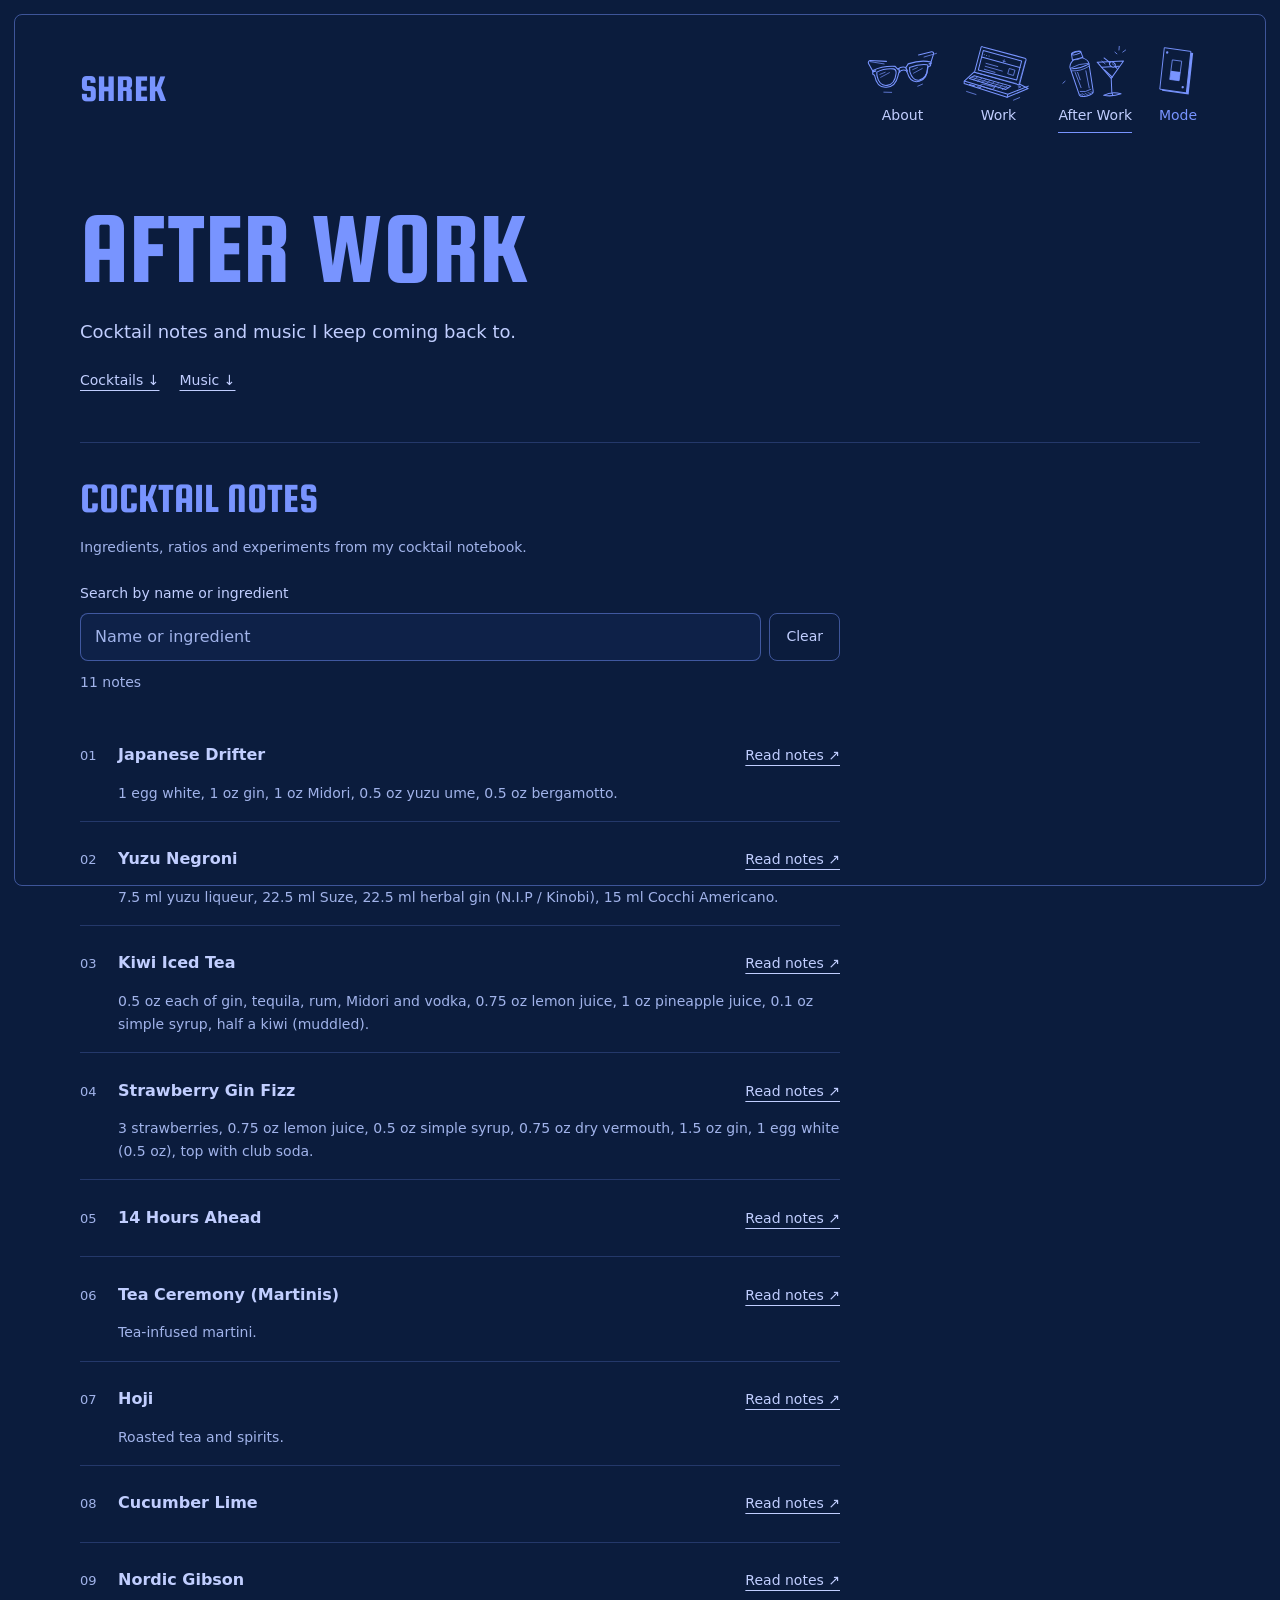
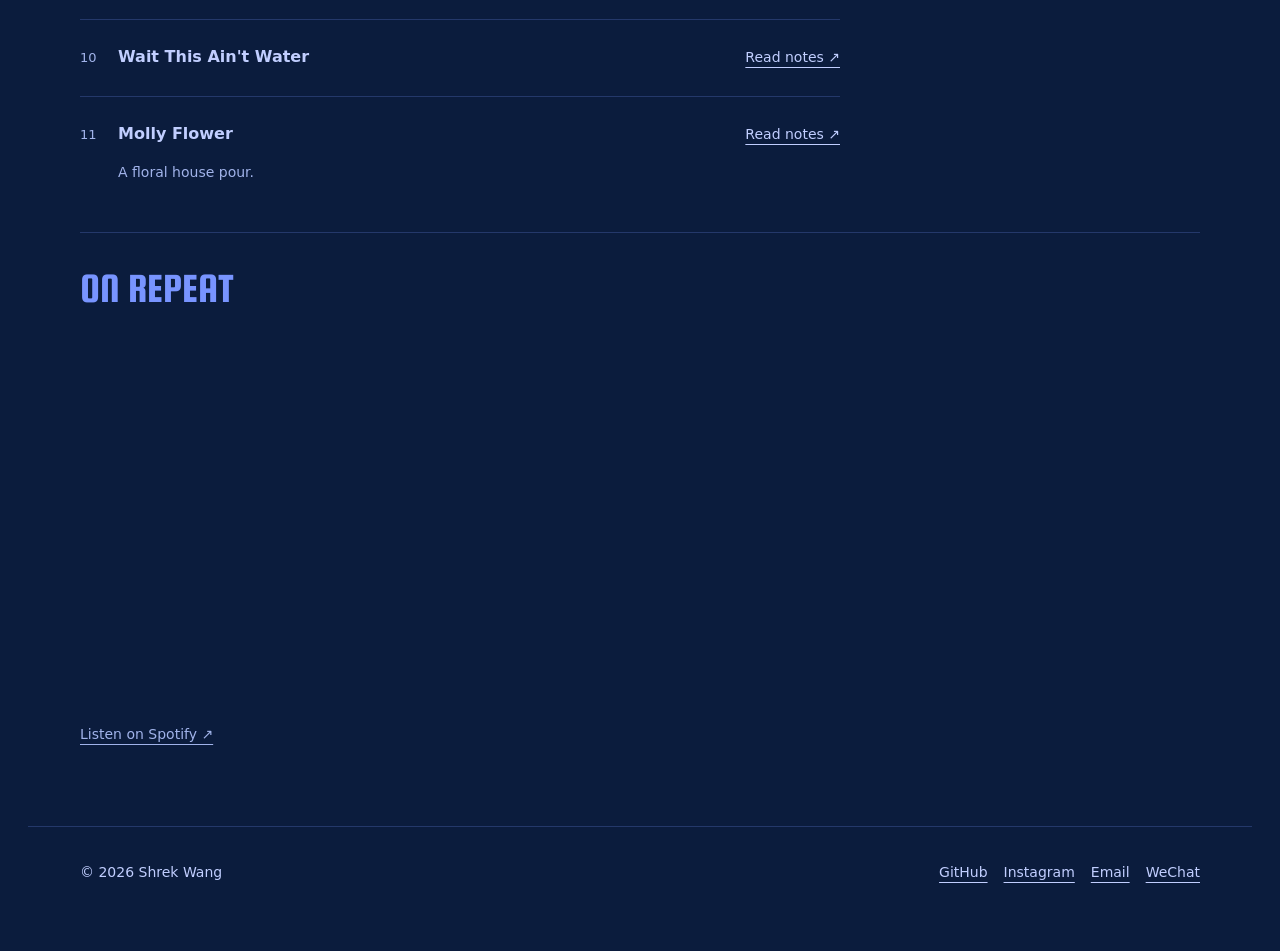
<file: offclock.html>
<!DOCTYPE html>
<html lang="en">
<head>
<meta charset="UTF-8">
<meta name="viewport" content="width=device-width, initial-scale=1">
<link rel="canonical" href="https://shrekwang-netizen.github.io/personal-site/offclock.html">
<link rel="icon" href="assets/favicon.png">
<meta property="og:type" content="website">
<meta property="og:title" content="After Work · Shrek Wang">
<meta property="og:description" content="A look at life after work: Shrek Wang's cocktail notebook and music on repeat.">
<meta property="og:image" content="https://shrekwang-netizen.github.io/personal-site/assets/og.png?v=poster1">
<meta name="twitter:card" content="summary_large_image">
<meta name="twitter:image" content="https://shrekwang-netizen.github.io/personal-site/assets/og.png?v=poster1">

<title>After Work · Shrek Wang</title>
<meta name="description" content="A look at life after work: Shrek Wang's cocktail notebook and music on repeat.">
<script src="assets/theme-mode.js?v=clean1"></script>
<link rel="stylesheet" href="assets/theme.css?v=aiflow1">
</head>
<body>
<a class="skip-link" href="#main">Skip to content</a>

<svg width="0" height="0" style="position:absolute;overflow:hidden" aria-hidden="true"><symbol id="glasses" viewBox="0 0 120 100">
    <g fill="none" stroke="currentColor" stroke-width="1.8" stroke-linecap="round" stroke-linejoin="round">
      <path d="M12 47 5 33Q4 29 8 28L35 31M108 39l6-16q1-4-3-4L89 23"/>
      <path d="m8 30 23 5m88-13-21 5" stroke-width="1.2"/>
      <path d="M12 45q15-7 37-5l4 5q7-5 14-2l4-6q22-6 38-1l-1 6-5 2q-1 20-15 23-15 3-19-15l-2-4q-6-3-12 2l-2 6q-5 18-20 18-16 1-19-21l-3-2Z" fill="var(--paper, #f4f1e7)"/>
      <path d="M18 48q13-6 28-4 5 1 4 8-3 18-16 19-13 1-16-17ZM73 43q16-5 29-3 3 1 1 7-3 16-15 18-11 1-15-15Z"/>
      <path d="m23 52 9-3m-8 8 15-7m39-3 8-3m-7 9 15-7" stroke-width="1.1"/>
      <path d="m12 47 4-1m90-7 3-1m-54 7 1 5m11-6 2 5" stroke-width="2.3"/>
      <path d="m28 82 13 1m44-8 8-3" stroke-width="1.2"/>
    </g>
  </symbol><symbol id="laptop" viewBox="0 0 120 100">
    <g fill="none" stroke="currentColor" stroke-width="1.7" stroke-linecap="round" stroke-linejoin="round">
      <path d="m20 53 76 14 16 7-34 17L5 73v-4Z" fill="var(--paper, #f4f1e7)"/>
      <path d="m5 69 74 17 33-16m-33 16-1 5m-64-17 9 2m5 1 5 1"/>
      <path d="m21 53 8-42q0-2 3-1l71 14q3 1 2 4l-8 41Z" fill="var(--paper, #f4f1e7)"/>
      <path d="m27 49 6-33 65 13-6 32Z"/>
      <path d="m31 27 65 13m-61-17 .1 0m4 .8 .1 0m4 .8 .1 0"/>
      <path d="m39 37 20 4m-21 1 29 6m-30-1 18 4m24-8 9 2-2 9-9-2Z" stroke-width="1.2"/>
      <path d="m68 33 1-4m-2 2 4 1" stroke-width="1.1"/>
      <path d="m21 59 62 13-8 6-62-14Z"/>
      <path d="m17 62 62 13m-52-15-7 6m14-4-7 6m14-4-7 5m14-4-7 6m14-4-7 6m14-4-7 6m14-4-7 6m14-4-7 6" stroke-width="1.05"/>
      <path d="m37 72 20 4-5 4-20-5Zm58-1 5 1-4 2" stroke-width="1.1"/>
      <path d="m104 29-8 39m-69-14 65 13" stroke-width=".9"/>
      <path d="m10 86 16 4m63 5 10-5" stroke-width="1.2"/>
    </g>
  </symbol><symbol id="shaker" viewBox="0 0 120 100">
    <g fill="none" stroke="currentColor" stroke-width="1.7" stroke-linecap="round" stroke-linejoin="round">
      <g transform="rotate(-10 38 53)">
        <path d="M22 38q16 5 32 0l-5 46q-1 5-12 5-11 0-12-5Z" fill="var(--paper, #f4f1e7)"/>
        <path d="M22 38q-1-8 9-13h14q10 6 9 13M29 25l1-10q8-4 16 0l1 10" fill="var(--paper, #f4f1e7)"/>
        <ellipse cx="38" cy="15" rx="8" ry="2.5"/>
        <path d="M23 37q15-4 30 0M23 42q15 5 30 0M30 25q8 3 17 0M28 79q8 4 18 1M28 46l3 27M32 47l1 13M46 48l-2 29" stroke-width="1.2"/>
        <path d="m26 83 4 3m0-3 4 4m1-3 4 4m1-4 4 3m1-3 3 2" stroke-width="1"/>
      </g>
      <path d="m65 34 44 2-23 27Z" fill="var(--paper, #f4f1e7)"/>
      <path d="m72 43 29 1m-25 4 12 13m-2 2-1 23m-14 4q14-6 29 0-14 4-29 0Zm14-4 1 4"/>
      <path d="m77 28 20 19"/>
      <ellipse cx="90" cy="40" rx="5.2" ry="3.8" transform="rotate(40 90 40)" fill="var(--paper, #f4f1e7)"/>
      <path d="m90 39 2 2m-14-3-5-5" stroke-width="1.2"/>
      <path d="m103 17 1-6m5 10 5-3m-15 5-3-3M9 61l-4 3" stroke-width="1.3"/>
    </g>
  </symbol><symbol id="boxing" viewBox="0 0 120 100">
    <g fill="none" stroke="currentColor" stroke-width="1.8" stroke-linecap="round" stroke-linejoin="round">
      <path d="M61 7Q41 14 36 40M61 7q18 9 24 31M60 7q-1 24-7 37" stroke-width="1.3"/>
      <path d="M37 39q-12-4-19 4-9 10-8 23 0 10 10 15l2 10 24-3-2-11q12-7 11-20-1-9-7-11-7-2-9 5-4-2-2-12Z" fill="var(--paper, #f4f1e7)"/>
      <path d="M37 39q-1 7 3 13-3 7 1 13m-21 16 24-4m-23 7 23-4m-21 7 19-3M16 66q-1-12 7-18 4-3 9-2M18 71l2 3m25-24q7 1 5 11" stroke-width="1.3"/>
      <path d="m27 79 1 6m4-7 1 6m4-7 1 6" stroke-width="1.1"/>
      <path d="M82 35q14-4 22 9 6 11 3 23-2 8-11 11l-3 12-24-6 4-11q-10-11-5-21 3-7 9-5 5 2 6 8 4-7-1-20Z" fill="var(--paper, #f4f1e7)"/>
      <path d="M82 35q6 10 1 20 1 5-2 10m-8 8 23 5m-24-1 23 5m-24-1 21 5M88 41q9 1 13 13m-1 13 2-5m-27-11q-5 3-3 9" stroke-width="1.3"/>
      <path d="m78 76-2 6m7-5-2 6m7-4-2 5M75 29l3 3m-45 1 3 1" stroke-width="1.1"/>
      <path d="m17 19-5-4m12 7-1-7m82 15 6-3" stroke-width="1.3"/>
    </g>
  </symbol><symbol id="vinyl" viewBox="0 0 120 100">
    <g fill="none" stroke="currentColor" stroke-width="1.6" stroke-linecap="round" stroke-linejoin="round">
      <circle cx="78" cy="46" r="33" fill="var(--paper, #f4f1e7)"/>
      <path d="M81 18a28 28 0 0 1 24 25M83 22a24 24 0 0 1 17 14M102 54a25 25 0 0 1-16 16M101 61a28 28 0 0 1-17 13M59 26a27 27 0 0 0-8 19" stroke-width="1.05"/>
      <circle cx="78" cy="46" r="12"/>
      <circle cx="78" cy="46" r="2.3" fill="currentColor" stroke="none"/>
      <path d="m75 38 7 1m-10 14 9 1" stroke-width="1.15"/>
      <path d="m10 29 58-7 9 65-59 7Z" fill="var(--paper, #f4f1e7)"/>
      <path d="m15 33 48-6 8 56-49 6Z" stroke-width=".95"/>
      <path d="m20 40 21-3m-20 7 32-4m-31 8 13-2" stroke-width="1.25"/>
      <path d="M28 78q-4-5 0-13 4-9 13-9 10 0 14 8 5 11-2 16M32 77q-3-9 3-14 7-5 12 1 5 7 1 14M36 75q-2-7 3-8 5-1 5 8"/>
      <path d="m23 84 31-4m2-.3 8-1M71 27l8 57" stroke-width=".95"/>
      <path d="m89 86 15-3m-5 9 8-2" stroke-width="1.2"/>
    </g>
  </symbol><symbol id="plane" viewBox="0 0 120 100">
    <g fill="none" stroke="currentColor" stroke-width="1.7" stroke-linecap="round" stroke-linejoin="round">
      <path d="M10 40 110 12 72 82 51 59 35 78 35 50Z" fill="var(--paper, #f4f1e7)"/>
      <path d="m35 50 75-38-59 47 21 23M35 78l16-19M35 50v28l8-25 67-41"/>
      <path d="m15 40 24 5 51-23m-44 34 5-4m-9 12 3-5m-8 12 3-6" stroke-width="1.05"/>
      <path d="M29 83q-8 6-16 3-9-3-4-9 5-5 9 0 4 6-6 12" stroke-width="1.3" stroke-dasharray="3 4"/>
      <path d="m90 75 6-1m-2 9 9 1m-4 8 5 2M19 18l2 5m-5-1 6-3" stroke-width="1.2"/>
    </g>
  </symbol><symbol id="coffee" viewBox="0 0 120 100">
    <g fill="none" stroke="currentColor" stroke-width="1.7" stroke-linecap="round" stroke-linejoin="round">
      <path d="M38 30q-5-7 1-12 5-4 1-10m15 23q-6-7 1-14 4-4 0-10m17 24q-4-6 0-10" stroke-width="1.25"/>
      <ellipse cx="56" cy="79" rx="44" ry="11" fill="var(--paper, #f4f1e7)" transform="rotate(-5 56 79)"/>
      <path d="M20 79q9 9 37 6 26-2 34-9M25 87q27 8 55-2" stroke-width="1.1"/>
      <path d="M80 43q14-7 20 1 8 12-7 20l-15 2 2-8q10 0 15-7 4-8-14-3Z" fill="var(--paper, #f4f1e7)"/>
      <path d="M23 44q28 9 60-3l-3 22q-3 14-25 16-23 1-28-13Z" fill="var(--paper, #f4f1e7)"/>
      <ellipse cx="53" cy="43" rx="30" ry="8" transform="rotate(-3 53 43)" fill="var(--paper, #f4f1e7)"/>
      <ellipse cx="53" cy="44" rx="24" ry="4.5" transform="rotate(-3 53 44)"/>
      <path d="M46 44q-6-5 1-6 4 0 6 3 1-4 6-3 7 1 0 5l-6 4Z" fill="var(--paper, #f4f1e7)" stroke-width="1.1"/>
      <path d="M31 54q1 13 8 17m-4-17 2 8m34 8 5-5m-3 8 4-3m-23 6 14-3" stroke-width="1.1"/>
      <path d="m91 79 17-11q4-2 4 1 0 2-4 4l-15 9q-6 3-7 0-1-2 5-3Z" fill="var(--paper, #f4f1e7)" stroke-width="1.35"/>
      <path d="m15 58-6-2m5 10-4 1" stroke-width="1.2"/>
    </g>
  </symbol></svg>

<div id="nav" data-active="offclock"></div>

<header class="page-head">
  <div class="wrap">
    <h1>After Work</h1>
    <p class="lede">Cocktail notes and music I keep coming back to.</p>
    <nav class="section-jump" aria-label="On this page"><a href="#drinks">Cocktails ↓</a><a href="#music">Music ↓</a></nav>
  </div>
</header>

<main id="main" tabindex="-1" class="wrap">

  <section class="block" id="drinks">
    <h2 class="block-title">Cocktail notes</h2>
    <p class="section-note">Ingredients, ratios and experiments from my cocktail notebook.</p>
    <div class="drink-search">
      <label for="drink-search">Search by name or ingredient</label>
      <div class="search-controls"><input id="drink-search" type="search" placeholder="Name or ingredient" aria-controls="cocktail-list" autocomplete="off"><button id="clear-search" class="filter" type="button">Clear</button></div>
      <p id="drink-count" class="result-count" role="status" aria-live="polite"></p>
    </div>
    <div id="cocktail-list" class="reading-width"></div>
  </section>

  <section class="block" id="music">
    <h2 class="block-title">On repeat</h2>
    <div id="music-list" class="reading-width"></div>
  </section>

</main>

<div id="footer"></div>
<noscript><p class="noscript">Enable JavaScript to view the full content. You can still <a href="mailto:ziwangshrek@deepseek.com">email Shrek</a>.</p></noscript>

<script src="data.js?v=cocktails1"></script>
<script src="assets/app.js?v=copy2"></script>

</body>
</html>
</file>
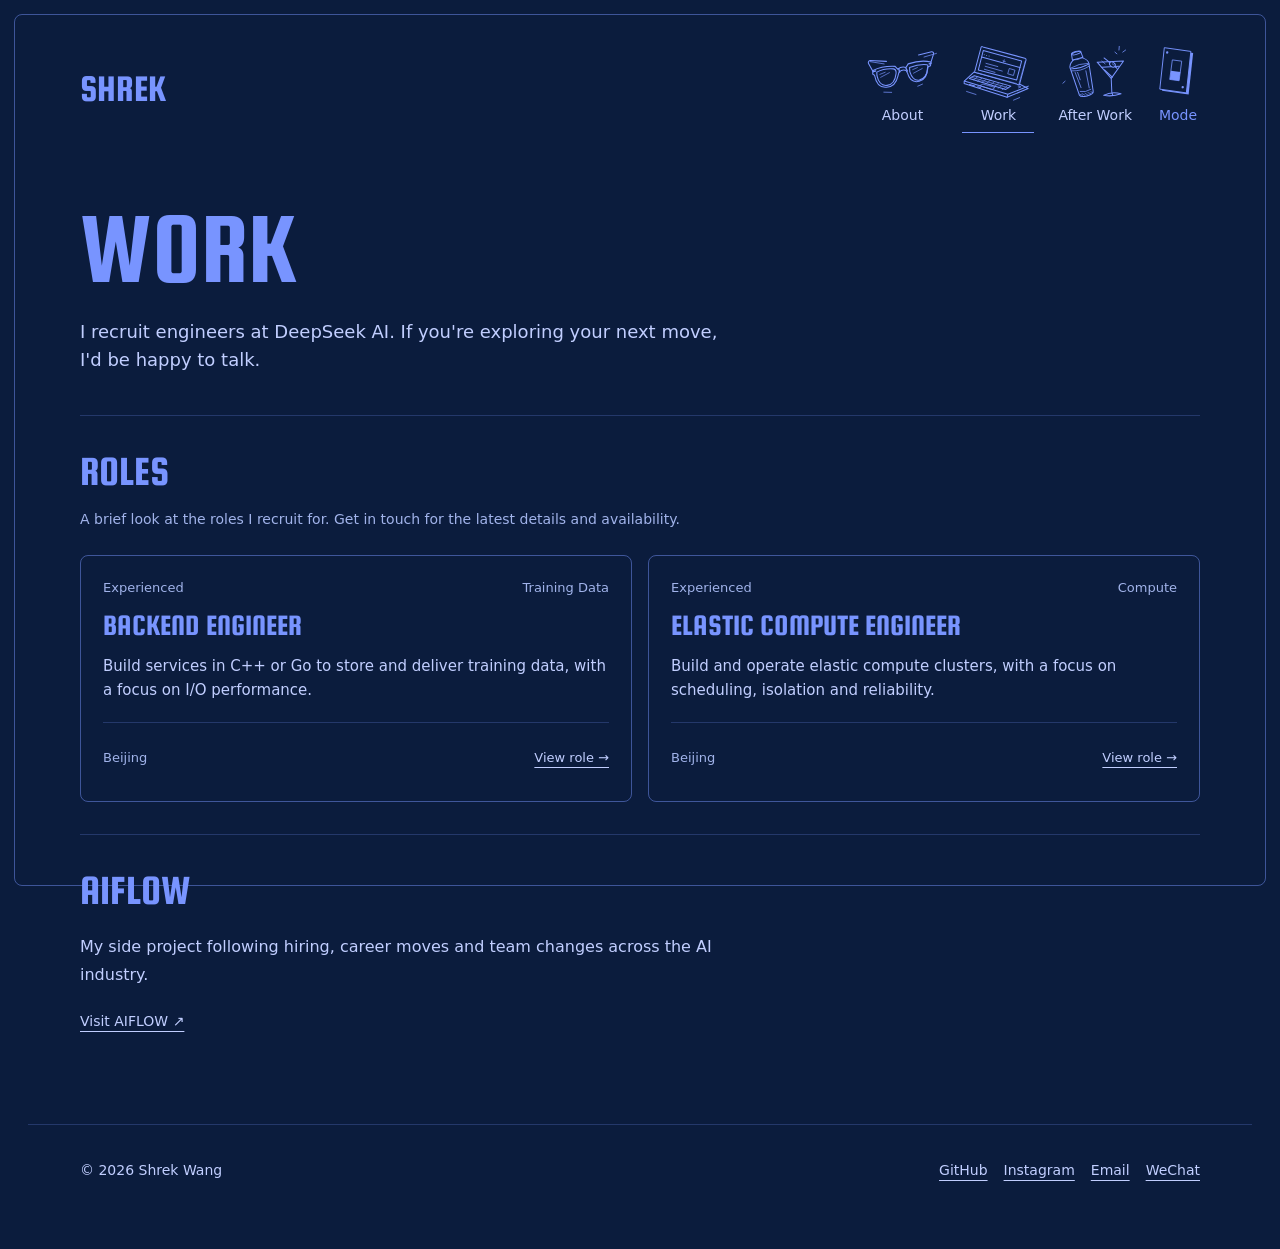
<file: onclock.html>
<!DOCTYPE html>
<html lang="en">
<head>
<meta charset="UTF-8">
<meta name="viewport" content="width=device-width, initial-scale=1">
<link rel="canonical" href="https://shrekwang-netizen.github.io/personal-site/onclock.html">
<link rel="icon" href="assets/favicon.png">
<meta property="og:type" content="website">
<meta property="og:title" content="Work · Shrek Wang">
<meta property="og:description" content="Explore engineering roles at DeepSeek AI with Shrek Wang, plus AIFLOW, a side project following hiring and team changes in AI.">
<meta property="og:image" content="https://shrekwang-netizen.github.io/personal-site/assets/og.png?v=poster1">
<meta name="twitter:card" content="summary_large_image">
<meta name="twitter:image" content="https://shrekwang-netizen.github.io/personal-site/assets/og.png?v=poster1">

<title>Work · Shrek Wang</title>
<meta name="description" content="Explore engineering roles at DeepSeek AI with Shrek Wang, plus AIFLOW, a side project following hiring and team changes in AI.">
<script src="assets/theme-mode.js?v=clean1"></script>
<link rel="stylesheet" href="assets/theme.css?v=aiflow1">
</head>
<body>
<a class="skip-link" href="#main">Skip to content</a>

<svg width="0" height="0" style="position:absolute;overflow:hidden" aria-hidden="true"><symbol id="glasses" viewBox="0 0 120 100">
    <g fill="none" stroke="currentColor" stroke-width="1.8" stroke-linecap="round" stroke-linejoin="round">
      <path d="M12 47 5 33Q4 29 8 28L35 31M108 39l6-16q1-4-3-4L89 23"/>
      <path d="m8 30 23 5m88-13-21 5" stroke-width="1.2"/>
      <path d="M12 45q15-7 37-5l4 5q7-5 14-2l4-6q22-6 38-1l-1 6-5 2q-1 20-15 23-15 3-19-15l-2-4q-6-3-12 2l-2 6q-5 18-20 18-16 1-19-21l-3-2Z" fill="var(--paper, #f4f1e7)"/>
      <path d="M18 48q13-6 28-4 5 1 4 8-3 18-16 19-13 1-16-17ZM73 43q16-5 29-3 3 1 1 7-3 16-15 18-11 1-15-15Z"/>
      <path d="m23 52 9-3m-8 8 15-7m39-3 8-3m-7 9 15-7" stroke-width="1.1"/>
      <path d="m12 47 4-1m90-7 3-1m-54 7 1 5m11-6 2 5" stroke-width="2.3"/>
      <path d="m28 82 13 1m44-8 8-3" stroke-width="1.2"/>
    </g>
  </symbol><symbol id="laptop" viewBox="0 0 120 100">
    <g fill="none" stroke="currentColor" stroke-width="1.7" stroke-linecap="round" stroke-linejoin="round">
      <path d="m20 53 76 14 16 7-34 17L5 73v-4Z" fill="var(--paper, #f4f1e7)"/>
      <path d="m5 69 74 17 33-16m-33 16-1 5m-64-17 9 2m5 1 5 1"/>
      <path d="m21 53 8-42q0-2 3-1l71 14q3 1 2 4l-8 41Z" fill="var(--paper, #f4f1e7)"/>
      <path d="m27 49 6-33 65 13-6 32Z"/>
      <path d="m31 27 65 13m-61-17 .1 0m4 .8 .1 0m4 .8 .1 0"/>
      <path d="m39 37 20 4m-21 1 29 6m-30-1 18 4m24-8 9 2-2 9-9-2Z" stroke-width="1.2"/>
      <path d="m68 33 1-4m-2 2 4 1" stroke-width="1.1"/>
      <path d="m21 59 62 13-8 6-62-14Z"/>
      <path d="m17 62 62 13m-52-15-7 6m14-4-7 6m14-4-7 5m14-4-7 6m14-4-7 6m14-4-7 6m14-4-7 6m14-4-7 6" stroke-width="1.05"/>
      <path d="m37 72 20 4-5 4-20-5Zm58-1 5 1-4 2" stroke-width="1.1"/>
      <path d="m104 29-8 39m-69-14 65 13" stroke-width=".9"/>
      <path d="m10 86 16 4m63 5 10-5" stroke-width="1.2"/>
    </g>
  </symbol><symbol id="shaker" viewBox="0 0 120 100">
    <g fill="none" stroke="currentColor" stroke-width="1.7" stroke-linecap="round" stroke-linejoin="round">
      <g transform="rotate(-10 38 53)">
        <path d="M22 38q16 5 32 0l-5 46q-1 5-12 5-11 0-12-5Z" fill="var(--paper, #f4f1e7)"/>
        <path d="M22 38q-1-8 9-13h14q10 6 9 13M29 25l1-10q8-4 16 0l1 10" fill="var(--paper, #f4f1e7)"/>
        <ellipse cx="38" cy="15" rx="8" ry="2.5"/>
        <path d="M23 37q15-4 30 0M23 42q15 5 30 0M30 25q8 3 17 0M28 79q8 4 18 1M28 46l3 27M32 47l1 13M46 48l-2 29" stroke-width="1.2"/>
        <path d="m26 83 4 3m0-3 4 4m1-3 4 4m1-4 4 3m1-3 3 2" stroke-width="1"/>
      </g>
      <path d="m65 34 44 2-23 27Z" fill="var(--paper, #f4f1e7)"/>
      <path d="m72 43 29 1m-25 4 12 13m-2 2-1 23m-14 4q14-6 29 0-14 4-29 0Zm14-4 1 4"/>
      <path d="m77 28 20 19"/>
      <ellipse cx="90" cy="40" rx="5.2" ry="3.8" transform="rotate(40 90 40)" fill="var(--paper, #f4f1e7)"/>
      <path d="m90 39 2 2m-14-3-5-5" stroke-width="1.2"/>
      <path d="m103 17 1-6m5 10 5-3m-15 5-3-3M9 61l-4 3" stroke-width="1.3"/>
    </g>
  </symbol><symbol id="boxing" viewBox="0 0 120 100">
    <g fill="none" stroke="currentColor" stroke-width="1.8" stroke-linecap="round" stroke-linejoin="round">
      <path d="M61 7Q41 14 36 40M61 7q18 9 24 31M60 7q-1 24-7 37" stroke-width="1.3"/>
      <path d="M37 39q-12-4-19 4-9 10-8 23 0 10 10 15l2 10 24-3-2-11q12-7 11-20-1-9-7-11-7-2-9 5-4-2-2-12Z" fill="var(--paper, #f4f1e7)"/>
      <path d="M37 39q-1 7 3 13-3 7 1 13m-21 16 24-4m-23 7 23-4m-21 7 19-3M16 66q-1-12 7-18 4-3 9-2M18 71l2 3m25-24q7 1 5 11" stroke-width="1.3"/>
      <path d="m27 79 1 6m4-7 1 6m4-7 1 6" stroke-width="1.1"/>
      <path d="M82 35q14-4 22 9 6 11 3 23-2 8-11 11l-3 12-24-6 4-11q-10-11-5-21 3-7 9-5 5 2 6 8 4-7-1-20Z" fill="var(--paper, #f4f1e7)"/>
      <path d="M82 35q6 10 1 20 1 5-2 10m-8 8 23 5m-24-1 23 5m-24-1 21 5M88 41q9 1 13 13m-1 13 2-5m-27-11q-5 3-3 9" stroke-width="1.3"/>
      <path d="m78 76-2 6m7-5-2 6m7-4-2 5M75 29l3 3m-45 1 3 1" stroke-width="1.1"/>
      <path d="m17 19-5-4m12 7-1-7m82 15 6-3" stroke-width="1.3"/>
    </g>
  </symbol><symbol id="vinyl" viewBox="0 0 120 100">
    <g fill="none" stroke="currentColor" stroke-width="1.6" stroke-linecap="round" stroke-linejoin="round">
      <circle cx="78" cy="46" r="33" fill="var(--paper, #f4f1e7)"/>
      <path d="M81 18a28 28 0 0 1 24 25M83 22a24 24 0 0 1 17 14M102 54a25 25 0 0 1-16 16M101 61a28 28 0 0 1-17 13M59 26a27 27 0 0 0-8 19" stroke-width="1.05"/>
      <circle cx="78" cy="46" r="12"/>
      <circle cx="78" cy="46" r="2.3" fill="currentColor" stroke="none"/>
      <path d="m75 38 7 1m-10 14 9 1" stroke-width="1.15"/>
      <path d="m10 29 58-7 9 65-59 7Z" fill="var(--paper, #f4f1e7)"/>
      <path d="m15 33 48-6 8 56-49 6Z" stroke-width=".95"/>
      <path d="m20 40 21-3m-20 7 32-4m-31 8 13-2" stroke-width="1.25"/>
      <path d="M28 78q-4-5 0-13 4-9 13-9 10 0 14 8 5 11-2 16M32 77q-3-9 3-14 7-5 12 1 5 7 1 14M36 75q-2-7 3-8 5-1 5 8"/>
      <path d="m23 84 31-4m2-.3 8-1M71 27l8 57" stroke-width=".95"/>
      <path d="m89 86 15-3m-5 9 8-2" stroke-width="1.2"/>
    </g>
  </symbol><symbol id="plane" viewBox="0 0 120 100">
    <g fill="none" stroke="currentColor" stroke-width="1.7" stroke-linecap="round" stroke-linejoin="round">
      <path d="M10 40 110 12 72 82 51 59 35 78 35 50Z" fill="var(--paper, #f4f1e7)"/>
      <path d="m35 50 75-38-59 47 21 23M35 78l16-19M35 50v28l8-25 67-41"/>
      <path d="m15 40 24 5 51-23m-44 34 5-4m-9 12 3-5m-8 12 3-6" stroke-width="1.05"/>
      <path d="M29 83q-8 6-16 3-9-3-4-9 5-5 9 0 4 6-6 12" stroke-width="1.3" stroke-dasharray="3 4"/>
      <path d="m90 75 6-1m-2 9 9 1m-4 8 5 2M19 18l2 5m-5-1 6-3" stroke-width="1.2"/>
    </g>
  </symbol><symbol id="coffee" viewBox="0 0 120 100">
    <g fill="none" stroke="currentColor" stroke-width="1.7" stroke-linecap="round" stroke-linejoin="round">
      <path d="M38 30q-5-7 1-12 5-4 1-10m15 23q-6-7 1-14 4-4 0-10m17 24q-4-6 0-10" stroke-width="1.25"/>
      <ellipse cx="56" cy="79" rx="44" ry="11" fill="var(--paper, #f4f1e7)" transform="rotate(-5 56 79)"/>
      <path d="M20 79q9 9 37 6 26-2 34-9M25 87q27 8 55-2" stroke-width="1.1"/>
      <path d="M80 43q14-7 20 1 8 12-7 20l-15 2 2-8q10 0 15-7 4-8-14-3Z" fill="var(--paper, #f4f1e7)"/>
      <path d="M23 44q28 9 60-3l-3 22q-3 14-25 16-23 1-28-13Z" fill="var(--paper, #f4f1e7)"/>
      <ellipse cx="53" cy="43" rx="30" ry="8" transform="rotate(-3 53 43)" fill="var(--paper, #f4f1e7)"/>
      <ellipse cx="53" cy="44" rx="24" ry="4.5" transform="rotate(-3 53 44)"/>
      <path d="M46 44q-6-5 1-6 4 0 6 3 1-4 6-3 7 1 0 5l-6 4Z" fill="var(--paper, #f4f1e7)" stroke-width="1.1"/>
      <path d="M31 54q1 13 8 17m-4-17 2 8m34 8 5-5m-3 8 4-3m-23 6 14-3" stroke-width="1.1"/>
      <path d="m91 79 17-11q4-2 4 1 0 2-4 4l-15 9q-6 3-7 0-1-2 5-3Z" fill="var(--paper, #f4f1e7)" stroke-width="1.35"/>
      <path d="m15 58-6-2m5 10-4 1" stroke-width="1.2"/>
    </g>
  </symbol></svg>

<div id="nav" data-active="onclock"></div>

<header class="page-head">
  <div class="wrap">
    <h1>Work</h1>
    <p class="lede">I recruit engineers at DeepSeek AI. If you're exploring your next move, I'd be happy to talk.</p>
  </div>
</header>

<main id="main" tabindex="-1" class="wrap">

  <section class="block">
    <h2 class="block-title">Roles</h2>
    <p class="section-note">A brief look at the roles I recruit for. Get in touch for the latest details and availability.</p>
    <div class="filters" id="filters"></div>
    <div class="grid" id="job-list"></div>
  </section>

  <section class="block" id="featured-site" aria-labelledby="featured-title"></section>

</main>

<div id="footer"></div>
<noscript><p class="noscript">Enable JavaScript to view the full content. You can still <a href="mailto:ziwangshrek@deepseek.com">email Shrek</a>.</p></noscript>

<div class="modal-bg" id="modal-bg">
  <div class="modal" id="modal" role="dialog" aria-modal="true" aria-labelledby="role-title"></div>
</div>

<script src="data.js?v=copy2"></script>
<script src="assets/app.js?v=copy2"></script>

</body>
</html>
</file>
<file: assets/theme.css>
/* Shared palette, typography and components. The home poster lives in home.css. */
@font-face{font-family:"Squada One";src:url("fonts/squada-one.woff2") format("woff2");font-display:swap;font-weight:400;font-style:normal}
@font-face{font-family:"Caveat";src:url("fonts/caveat.woff2") format("woff2");font-display:swap;font-weight:400 700;font-style:normal}

:root{
  --paper:#0b1c3d;
  --poster-ink:#7894ff;
  --bg:var(--paper);
  --bg-2:#0e2148;
  --ink:var(--poster-ink);
  --text:#c1ceff;
  --muted:#a1b3ea;
  --link:var(--poster-ink);
  --line:rgba(120,148,255,.48);
  --line-2:rgba(120,148,255,.23);
  --disp:"Squada One","Arial Narrow",Impact,sans-serif;
  --hand:"Caveat","Segoe Print",system-ui,sans-serif;
  --body:ui-sans-serif,system-ui,-apple-system,"Segoe UI",Helvetica,Arial,sans-serif;
  --radius:8px;
  color-scheme:dark;
}
:root[data-theme="light"]{
  --paper:#e2e9f6;
  --poster-ink:#3154da;
  --bg-2:#d8e2f4;
  --text:#243976;
  --muted:#40558e;
  --line:rgba(49,84,218,.44);
  --line-2:rgba(49,84,218,.22);
  color-scheme:light;
}

/* Base and accessibility */
*{box-sizing:border-box}
html{scroll-behavior:smooth}
body{
  margin:0;padding:34px 28px 56px;
  background:var(--bg);color:var(--text);
  font:16px/1.65 var(--body);
  -webkit-font-smoothing:antialiased;
}
body::after{
  content:"";position:fixed;inset:14px;z-index:70;
  border:1px solid var(--line);border-radius:var(--radius);pointer-events:none;
}
a{color:inherit;text-decoration:none}
button,input{font:inherit}
button{cursor:pointer}
button:disabled{cursor:default;opacity:.6}
img{max-width:100%}
.wrap{max-width:1120px;margin:0 auto;min-width:0}
::selection{background:var(--poster-ink);color:var(--paper)}
a:focus-visible,button:focus-visible,input:focus-visible,main:focus-visible{
  outline:2px solid var(--text);outline-offset:4px;border-radius:var(--radius);
}
:target{scroll-margin-top:24px}
.skip-link{
  position:fixed;top:16px;left:24px;z-index:100;padding:12px 18px;
  border-radius:var(--radius);background:var(--text);color:var(--bg);
  transform:translateY(-200%);
}
.skip-link:focus{transform:none}
.sr-only{
  position:absolute;width:1px;height:1px;padding:0;margin:-1px;overflow:hidden;
  clip:rect(0,0,0,0);white-space:nowrap;border:0;
}
.noscript{max-width:1120px;margin:24px auto;color:var(--text)}
.noscript a{text-decoration:underline;text-underline-offset:4px}
.reveal{opacity:1;transform:none}
.dim{color:var(--muted)}

/* Illustrated navigation */
.nav-inner{
  display:flex;align-items:center;gap:24px;
  max-width:1120px;margin:0 auto;padding:8px 0 40px;
  font-family:var(--body);
}
.nav-logo{
  display:inline-flex;align-items:center;gap:8px;min-height:44px;margin-right:auto;
  color:var(--poster-ink);font:400 38px/1 var(--disp);text-transform:uppercase;
}
.nav-logo b{font:400 13px/1 var(--body)}
.nav-links{display:flex;align-items:flex-end;gap:24px;flex-wrap:wrap}
.nav-links a{
  min-height:44px;border-bottom:1px solid transparent;
  transition:border-color 160ms ease;
}
.nav-links a:hover{border-color:var(--line)}
.nav-links a.active{border-color:var(--poster-ink)}
.nav-links .nav-art-link{
  display:grid;justify-items:center;align-content:end;min-width:70px;
  gap:4px;padding-bottom:8px;text-align:center;font-size:14px;line-height:1.3;
}
.nav-art-link svg{
  display:block;width:72px;height:60px;overflow:visible;color:var(--poster-ink);
  transform:rotate(-3deg);transition:transform 160ms ease;
}
.nav-art-link:nth-child(2) svg{transform:rotate(4deg)}
.nav-art-link:nth-child(3) svg{transform:rotate(-5deg)}
.nav-art-link:hover svg,.nav-art-link:focus-visible svg{transform:rotate(6deg) translateY(-3px)}
.nav-theme{
  display:none;min-width:44px;min-height:44px;padding:0 0 9px;
  border:0;border-radius:var(--radius);background:none;color:var(--poster-ink);
  font:14px/1.3 var(--body);
}
.js .nav-theme{display:grid;justify-items:center;gap:4px}
.nav-theme svg{width:44px;height:60px;overflow:visible;transform:rotate(3deg);transition:transform 160ms ease}
.nav-theme:hover svg{transform:rotate(-4deg)}
.inner-switch-knob{transition:transform 160ms ease}
[data-theme="light"] .inner-switch-knob{transform:translateY(-12px)}

/* Page and section hierarchy */
.page-head{padding:24px 0 40px}
.page-head h1{
  margin:0;max-width:100%;color:var(--poster-ink);
  font:400 clamp(48px,8vw,104px)/1 var(--disp);
  text-transform:uppercase;overflow-wrap:break-word;
}
.lede{max-width:660px;margin:18px 0 0;font-size:18px;line-height:1.6;color:var(--text)}
.block{padding:32px 0;border-top:1px solid var(--line-2)}
.block-title,.about-h2,.verify h3{
  margin:0 0 20px;color:var(--poster-ink);
  font:400 clamp(30px,3.3vw,42px)/1.1 var(--disp);text-transform:uppercase;
}
.section-jump{display:flex;gap:20px;flex-wrap:wrap;margin-top:12px;font-size:14px}
.section-jump a{display:inline-flex;align-items:center;min-height:44px;text-decoration:underline;text-underline-offset:5px}
.reading-width{max-width:760px}
.section-note{max-width:760px;margin:-6px 0 24px;color:var(--muted);font-size:14px;line-height:1.6}

/* Shared controls and role cards */
.filters{display:flex;gap:8px;flex-wrap:wrap;margin:0 0 24px}
.filter,.mailbox button{
  min-height:44px;padding:8px 16px;border:1px solid var(--line);border-radius:var(--radius);
  background:transparent;color:var(--text);font:14px/1.4 var(--body);
  transition:background 160ms ease,color 160ms ease,border-color 160ms ease;
}
.filter:hover,.mailbox button:hover{border-color:var(--poster-ink);background:var(--bg-2)}
.filter.on{background:var(--poster-ink);border-color:var(--poster-ink);color:var(--paper)}
.grid{display:grid;grid-template-columns:repeat(auto-fit,minmax(min(100%,300px),1fr));gap:16px}
.card{
  display:flex;flex-direction:column;min-width:0;padding:22px;
  border:1px solid var(--line);border-radius:var(--radius);background:transparent;
  transition:border-color 160ms ease;
}
.card-clickable{cursor:pointer}
.card-clickable:hover,.card-clickable:focus-within{border-color:var(--poster-ink)}
.job-top{display:flex;justify-content:space-between;gap:8px;flex-wrap:wrap;margin-bottom:12px;font-size:13px;line-height:1.5;color:var(--muted)}
.job-title{margin:0 0 12px;color:var(--poster-ink);font:400 30px/1.1 var(--disp);text-transform:uppercase;overflow-wrap:anywhere}
.job-oneliner{margin:0 0 20px;font-size:15px;line-height:1.6}
.job-foot{
  display:flex;justify-content:space-between;align-items:center;gap:12px;
  margin-top:auto;padding-top:12px;border-top:1px solid var(--line-2);font-size:13px;color:var(--muted);
}
.job-more{min-height:44px;padding:8px 0;border:0;background:none;color:var(--text);font:inherit;white-space:nowrap;text-decoration:underline;text-underline-offset:5px}

/* Featured site */
.feature-desc{max-width:680px;margin:0 0 12px;font-size:16px;line-height:1.7}
.row-link{display:inline-flex;align-items:center;min-height:44px;font-size:14px;white-space:nowrap;text-decoration:underline;text-underline-offset:5px}

/* About and contact */
.about-head{display:flex;align-items:center;justify-content:space-between;gap:28px}
.portrait{width:clamp(96px,12vw,160px);height:auto;aspect-ratio:1;object-fit:cover;flex:0 0 auto;border:1px solid var(--line);border-radius:var(--radius)}
.about-copy,.prose{max-width:720px;font-size:16px;line-height:1.8}
.prose p{margin:0 0 20px}
.prose p:last-child{margin-bottom:0}
.prose a{text-decoration:underline;text-underline-offset:5px}
.prose .about-h2:not(:first-child){margin-top:36px}
.qbox{margin:24px 0;padding:0 0 0 18px;border-left:1px solid var(--line);color:var(--muted);font-size:18px;line-height:1.65}
.contact-section,.verify{max-width:720px;margin-top:40px;padding-top:28px;border-top:1px solid var(--line-2)}
.contact-section .verify{margin-top:0;padding-top:0;border-top:0}
.verify > p{margin:0 0 16px;max-width:640px;font-size:15px;line-height:1.7}
.mailbox{display:inline-flex;align-items:center;gap:12px;flex-wrap:wrap;max-width:100%;font-size:16px;line-height:1.6}
.mailbox a{min-width:0;overflow-wrap:anywhere;text-decoration:underline;text-underline-offset:5px}
.contact-methods{display:grid;gap:16px}
.contact-value{user-select:all}
.verify .verify-reply,.verify-reply{margin:12px 0 0;font-size:14px;color:var(--muted)}

/* Drinks and music */
.drink-search{max-width:760px;margin:0 0 24px}
.drink-search label{display:block;margin-bottom:8px;font-size:14px}
.search-controls{display:flex;gap:8px}
.search-controls input{
  min-width:0;min-height:44px;flex:1;padding:10px 14px;
  border:1px solid var(--line);border-radius:var(--radius);background:var(--bg-2);color:var(--text);
}
.search-controls input::placeholder{color:var(--muted)}
.search-controls button{margin:0}
.result-count,.empty-state{color:var(--muted);font-size:14px;line-height:1.6}
.result-count{margin:10px 0 0}
.drink-row{padding:16px 0;border-bottom:1px solid var(--line-2)}
.drink-row:last-child{border-bottom:0}
.drink-head{display:flex;align-items:baseline;gap:8px 14px;flex-wrap:wrap}
.drink-idx{min-width:24px;color:var(--muted);font-size:13px;font-variant-numeric:tabular-nums}
.drink-title{min-width:0;flex:1;margin:0;color:var(--text);font:600 16px/1.5 var(--body);overflow-wrap:anywhere}
.drink-link{display:inline-flex;align-items:center;min-height:44px;margin-left:auto;font-size:14px;white-space:nowrap;text-decoration:underline;text-underline-offset:5px}
.drink-recipe{margin:4px 0 0 38px;color:var(--muted);font-size:14px;line-height:1.65}
.spotify-embed{display:block;width:100%;max-width:560px;height:380px;margin-top:8px;border:0;border-radius:var(--radius)}
.embed-caption{margin:0 0 12px;font:600 16px/1.6 var(--body)}
.embed-note,.embed-fallback{margin:12px 0 0;color:var(--muted);font-size:14px;line-height:1.65}
.embed-fallback a{text-decoration:underline;text-underline-offset:5px}

/* Role dialog */
.modal-bg{
  position:fixed;inset:0;z-index:90;display:none;padding:26px;overflow:auto;
  background:rgba(4,10,24,.84);-webkit-backdrop-filter:blur(6px);backdrop-filter:blur(6px);
}
.modal-bg.open{display:block}
.modal-bg.closing{opacity:0;transition:opacity 180ms ease}
.modal{position:relative;max-width:720px;margin:4vh auto;padding:32px;border:1px solid var(--line);border-radius:var(--radius);background:var(--bg-2)}
.modal h2{margin:0 0 16px;padding-right:36px;color:var(--poster-ink);font:400 clamp(28px,3.4vw,42px)/1.1 var(--disp);text-transform:uppercase;overflow-wrap:anywhere}
.modal p,.modal li{font-size:15px;line-height:1.7}
.modal ul,.modal ol{padding-left:20px;margin:12px 0 0}
.modal li{margin-bottom:8px}
.modal .job-top{padding-right:52px}
.sec-title{margin:28px 0 8px;font:600 16px/1.6 var(--body)}
.modal-note{margin-top:20px;color:var(--muted);font-size:14px;line-height:1.65}
.modal-close{
  position:absolute;top:16px;right:16px;width:44px;height:44px;padding:0;
  border:1px solid var(--line);border-radius:var(--radius);background:transparent;color:var(--text);
  font:24px/1 var(--body);transition:background 160ms ease,border-color 160ms ease;
}
.modal-close:hover{background:var(--bg);border-color:var(--poster-ink)}

/* Footer */
#footer{margin-top:48px;padding-top:24px;border-top:1px solid var(--line-2)}
.footer-in{display:flex;justify-content:space-between;align-items:center;gap:16px 24px;flex-wrap:wrap;font-size:14px;line-height:1.65}
.foot-left{max-width:520px;color:var(--muted)}
.foot-links{display:flex;gap:16px;flex-wrap:wrap}
.foot-links a{display:inline-flex;align-items:center;min-height:44px;text-decoration:underline;text-underline-offset:5px}
.footer-in .mailbox{font-size:14px}
.disclaimer{max-width:640px;margin:16px 0 0;color:var(--muted);font-size:12px;line-height:1.65}
.mailbox + .disclaimer{margin-top:16px}

/* Responsive layouts */
@media(max-width:760px){
  body{padding:24px 20px 40px}
  body::after{inset:8px}
  .nav-inner{gap:16px;padding-bottom:24px}
  .nav-logo{font-size:30px}
  .nav-links{gap:16px}
  .nav-links .nav-art-link{min-width:44px;font-size:12px}
  .nav-art-link svg{width:49px;height:41px}
  .nav-theme{font-size:12px}
  .nav-theme svg{width:32px;height:41px}
  .page-head{padding:16px 0 32px}
  .lede{font-size:16px;margin-top:16px}
  .block{padding:28px 0}
  .modal{padding:24px;margin:2vh auto}
  .spotify-embed{height:340px}
}
@media(max-width:480px){
  .nav-inner{gap:6px}
  .nav-logo{font-size:27px}
  .nav-links{gap:7px;flex-wrap:nowrap}
  .about-head{gap:16px}
  .portrait{width:88px}
  .about-head h1{font-size:clamp(42px,10vw,48px)}
  .card{padding:20px}
  .drink-recipe{margin-left:0}
  .modal-bg{padding:12px}
  .modal{padding:20px 18px}
  .modal h2{font-size:30px}
  .modal-close{top:12px;right:12px}
  .mailbox{gap:12px;font-size:15px}
  .contact-section,.verify{margin-top:32px;padding-top:24px}
  #footer{margin-top:36px}
}
@media(prefers-reduced-motion:reduce){
  *,*::before,*::after{animation:none!important;transition:none!important;scroll-behavior:auto!important}
}
</file>
<file: assets/home.css>
/* A fluid typographic poster. Letter outlines are bundled, not font-dependent. */
body.poster-home{margin:0;padding:clamp(12px,2.5vw,34px);min-height:100svh;display:grid;color:var(--poster-ink);background:var(--paper)}
body.poster-home::after{display:none}
.poster-frame{min-width:0;min-height:calc(100svh - clamp(24px,5vw,68px));border:1.5px solid currentColor;border-radius:12px;display:grid;align-content:center;padding:clamp(24px,3vw,44px) clamp(20px,7.3vw,110px)}
.poster{width:100%;max-width:1450px;margin:auto;isolation:isolate}
.poster a{color:inherit}
.poster a:hover{background:none}
.poster a:focus-visible,.poster button:focus-visible{outline:2px dashed currentColor;outline-offset:8px;border-radius:5px}
.poster-nav{display:flex;align-items:flex-end;justify-content:space-between;gap:1.2%;padding:0 1.5% 0 3%;position:relative;z-index:2}
.doodle-link,.theme-control{display:grid;justify-items:center;align-content:end;flex:0 1 auto;position:relative;font-family:var(--body);font-size:clamp(12px,1.4vw,19px);font-weight:400;line-height:1.25;min-width:44px;min-height:44px;text-align:center;text-decoration:none}
.doodle-label{display:block;position:relative;z-index:2;transform:rotate(var(--label-angle,0deg));transition:transform 180ms ease}
.doodle-link svg{width:100%;height:auto;display:block;overflow:visible;transform:rotate(var(--angle,0deg));transform-origin:50% 90%;transition:transform 220ms cubic-bezier(.2,.8,.3,1.25)}
.doodle-link:hover svg,.doodle-link:focus-visible svg{transform:rotate(calc(var(--angle,0deg) + var(--wiggle,9deg))) translateY(-4px) scale(1.07)}
.doodle-link:hover .doodle-label{transform:translateY(-4px) rotate(calc(var(--label-angle,0deg) - 5deg))}
.doodle-about{width:13%;--angle:-8deg;--label-angle:8deg;--wiggle:11deg;margin-bottom:-1.8%}
.doodle-work{width:16%;--angle:3deg;--label-angle:-8deg;--wiggle:-9deg;margin-left:4%;margin-bottom:-.9%}
.doodle-play{width:15%;--angle:-4deg;--label-angle:5deg;margin-bottom:-1.6%}
.theme-control{width:9%;padding:0;border:0;background:none;color:inherit;cursor:pointer;--label-angle:-4deg;margin-bottom:-1%;display:none}
.js .theme-control{display:grid}
.theme-control svg{width:100%;height:auto;overflow:visible;transform:rotate(5deg);transition:transform 180ms ease}
.theme-control:hover svg{transform:rotate(-4deg)}
.switch-knob{transform:translateY(0);transition:transform 160ms ease}
[data-theme="light"] .switch-knob{transform:translateY(-19px)}
.poster-title{margin:0;position:relative;font-weight:400;line-height:1;z-index:1}
.name-art{display:flex;width:100%;align-items:stretch;height:clamp(60px,10.7vw,144px);gap:.15%;color:var(--poster-ink)}
.letter-art{display:block;height:100%;width:auto;overflow:visible;flex-shrink:0}
.name-art>.letter-art{width:calc(clamp(60px,10.7vw,144px) * var(--ratio))}
.word-space{flex:0 0 2.5%}
.letter-front{fill:currentColor;stroke:currentColor;stroke-width:.45;stroke-linejoin:round}
.letter-back{fill:var(--paper);stroke:currentColor;stroke-width:.85;stroke-linejoin:round}
.stretch-h{flex:1;min-width:34px;display:flex;position:relative;margin-left:-.3%;margin-right:.3%;height:100%}
.stretch-side{flex:0 0 auto;width:calc(clamp(60px,10.7vw,144px) * .22);height:100%;overflow:visible;position:relative;z-index:1}
.stretch-middle{flex:1;min-width:0;position:relative;margin:0 -1px}
.stretch-middle::before,.stretch-middle::after{content:"";position:absolute;width:calc(100% + 1px);height:16.84%;top:39.2%;box-sizing:border-box}
.stretch-middle::before{background:var(--paper);border-top:1px solid currentColor;border-bottom:1px solid currentColor;transform:translate(3.6px,4px)}
.stretch-middle::after{background:currentColor;border-top:1px solid currentColor;border-bottom:1px solid currentColor}
.poster-tagline{margin:clamp(8px,1.1vw,16px) 0 0;line-height:1}
.poster-tagline .letter-art{height:auto;width:100%}
.outline-art .letter-back{fill:currentColor;stroke:currentColor;stroke-width:1.1}
.outline-art .letter-front{fill:var(--paper);stroke:currentColor;stroke-width:1.1}
.tagline-live,.name-live{font-family:var(--disp);font-weight:400;text-transform:uppercase;display:none}
.poster-tagline.custom-copy .letter-art,.poster-title.custom-copy .name-art{display:none}
.poster-tagline.custom-copy .tagline-live{display:block;font-size:clamp(24px,5vw,72px);line-height:1.05}
.poster-title.custom-copy .name-live{display:block;font-size:clamp(60px,11vw,160px);line-height:1}
.poster-contact{display:flex;justify-content:space-between;align-items:flex-start;gap:24px;margin-top:clamp(10px,1.3vw,20px);padding:0 1.5% 0 11%}
.doodle-email{width:14%;min-width:62px;--angle:-4deg;--label-angle:8deg;--wiggle:-10deg;position:relative}
.doodle-email .doodle-label{margin-top:-11%;justify-self:end}
.powered{display:flex;align-items:center;gap:8px;margin-top:-1.5%;max-width:50%;text-align:right}
.powered p{font-size:clamp(10px,1.05vw,14px);line-height:1.4;margin:0}
.doodle-coffee{width:clamp(68px,10vw,130px);flex-shrink:0;--angle:7deg;--wiggle:-9deg}
.poster-colophon{display:flex;justify-content:center;gap:8px;flex-wrap:wrap;margin-top:clamp(24px,2.6vw,38px);font-size:clamp(11px,1vw,13px);line-height:1.5;text-align:center}
.poster-home .skip-link{background:var(--poster-ink);color:var(--paper)}
@media(min-width:1600px){.name-art{height:144px}.name-art>.letter-art{width:calc(144px * var(--ratio))}.stretch-side{width:31.68px}}
@media(max-width:700px){
 .poster-frame{padding:38px clamp(16px,4vw,28px)}
 .poster-nav{padding:0;gap:2%;margin-bottom:3px}
 .doodle-about{width:16%;margin-left:0}
 .doodle-work{width:20%;margin-left:0}
 .doodle-play{width:19%}
 .theme-control{width:12%}
 .doodle-link,.theme-control{font-size:12px}
 .name-art{height:clamp(44px,13.5vw,94px);gap:0}
 .name-art>.letter-art{width:calc(clamp(44px,13.5vw,94px) * var(--ratio))}
 .stretch-side{width:calc(clamp(44px,13.5vw,94px) * .22)}
 .stretch-h{min-width:24px}
 .word-space{flex-basis:2%}
 .poster-tagline{margin-top:8px}
 .poster-tagline .letter-back{display:none}
 .poster-tagline .letter-front{fill:currentColor;stroke:none}
 .poster-contact{padding:0 0 0 5%;gap:14px;margin-top:16px}
 .powered{max-width:60%;gap:1px}
 .powered p{font-size:10px}
 .doodle-coffee{width:67px}
 .poster-colophon{max-width:27ch;margin:38px auto 0;font-size:12px;gap:4px 8px}
}
@media(max-width:360px){
 .poster-frame{padding-inline:13px}
 .name-art{height:40px}.name-art>.letter-art{width:calc(40px * var(--ratio))}.stretch-side{width:8.8px}
 .doodle-link,.theme-control{font-size:11px}
 .powered p{font-size:9px}
 .doodle-coffee{width:58px}
}
@media(prefers-reduced-motion:reduce){.poster *{transition:none!important}}
</file>
